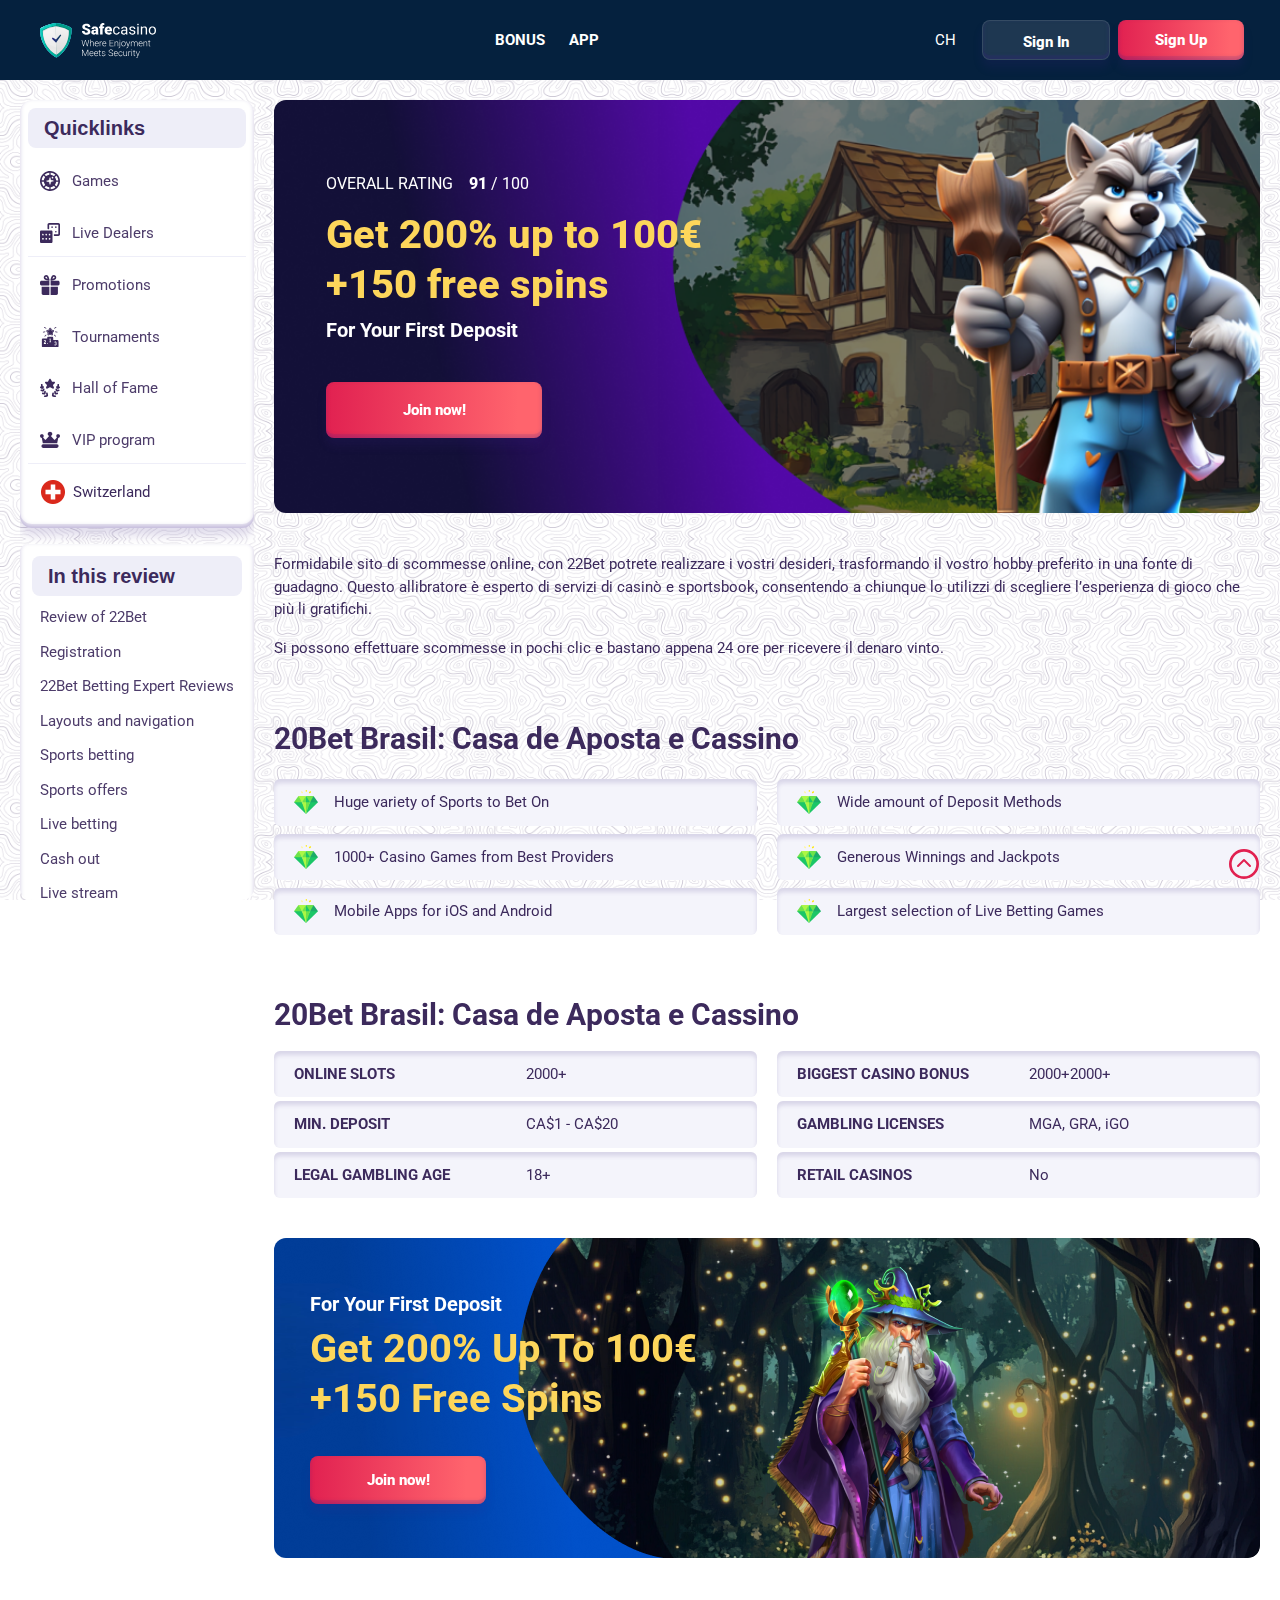
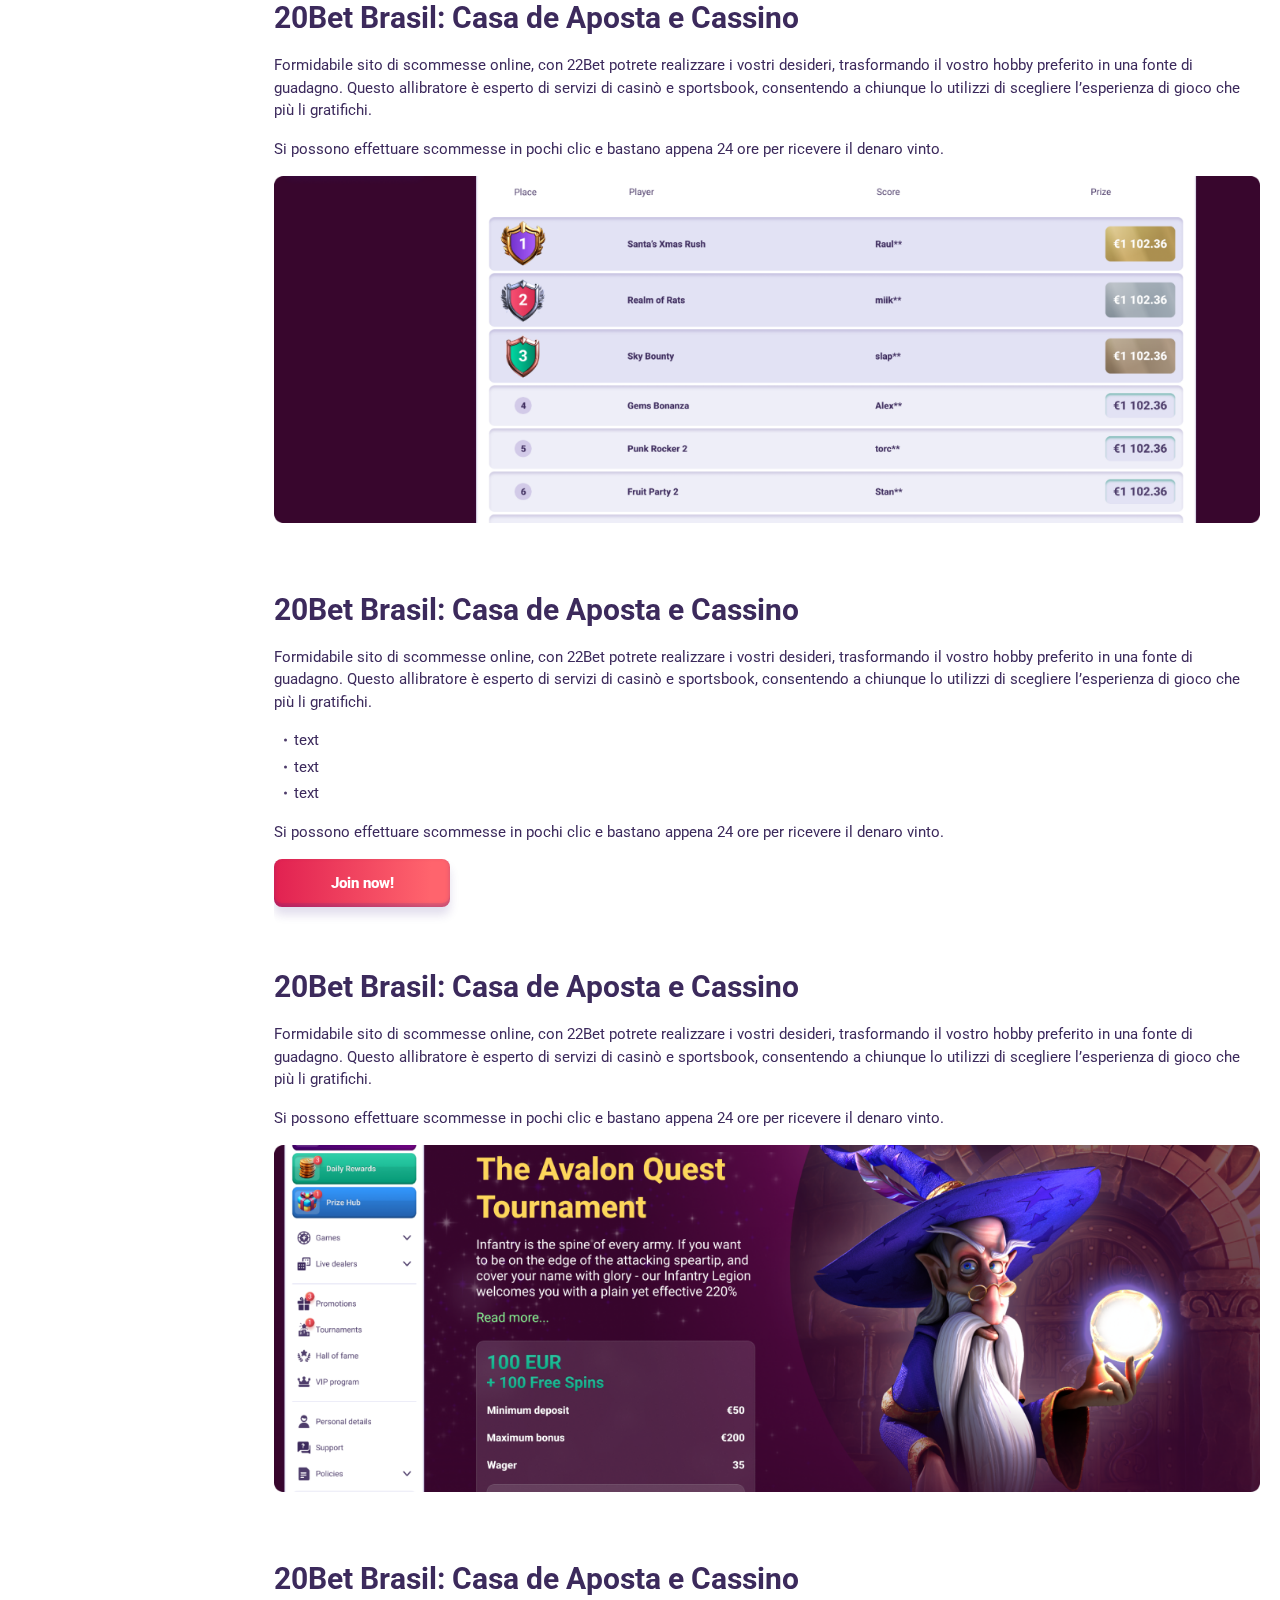
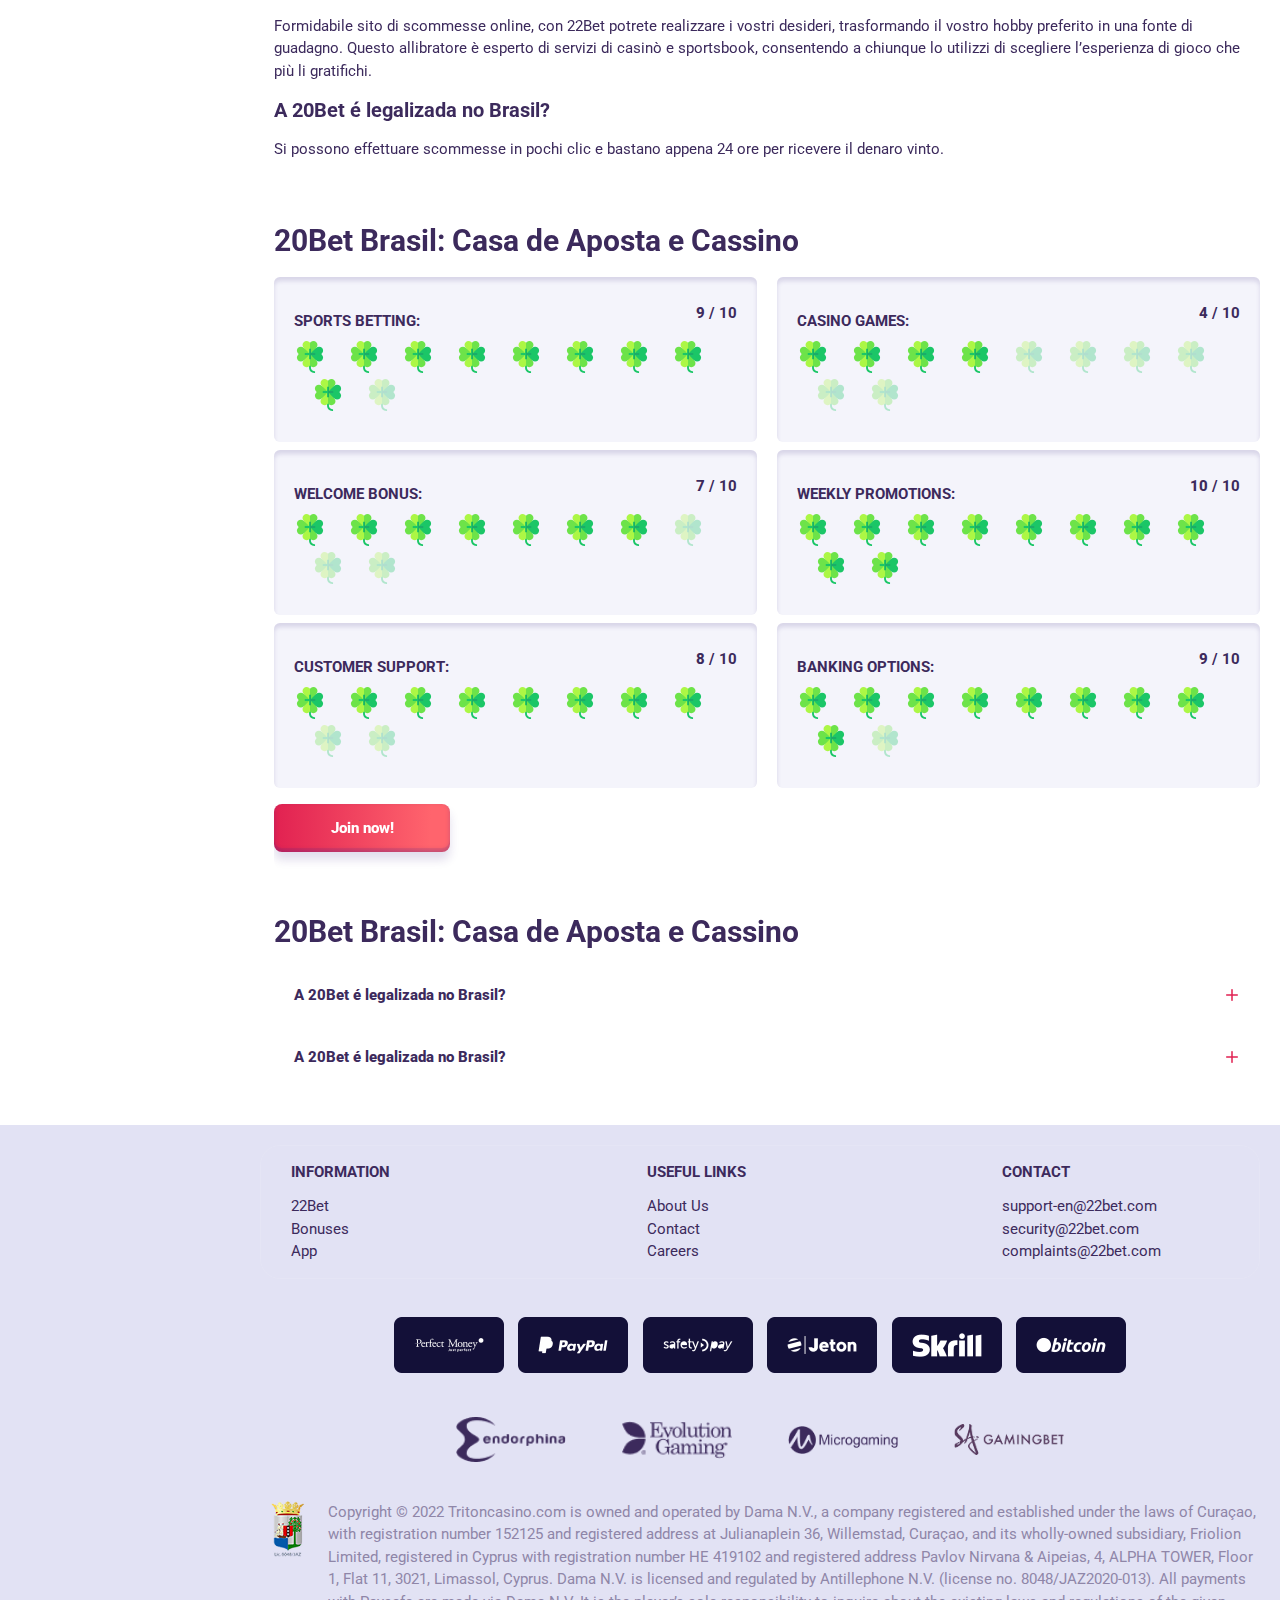
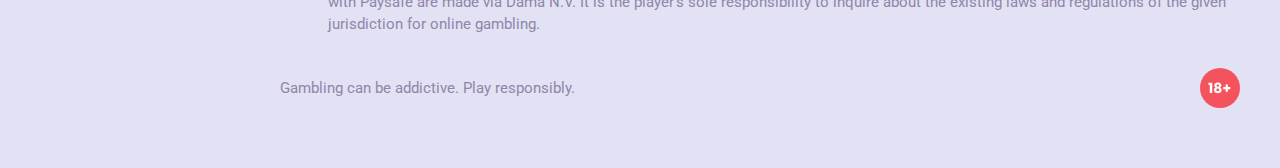
<file: index.html>
<!DOCTYPE html>
<html lang="ch">
  <head>
    <meta charset="UTF-8" />
    <meta name="viewport" content="width=device-width, initial-scale=1.0" />
    <title>Get 200% up to 100€
      +150 free spins</title>
    <meta
      name="description"
      content="A 20Bet apostas online é a novidade mais relevante no mercado de apostas do Brasil"
    />
    <meta property="og:site_name" content="Slotsgem Casino" />
    <meta
      property="og:title"
      content="Get 200% up to 100€
      +150 free spins"
    />
    <meta property="og:type" content="website" />
    <meta property="og:url" content="http://safecasino-ch.com/" />
    <meta property="og:image" content />
    <meta property="og:image:alt" content />
    <meta property="og:locale" content="ch" />
    <meta
      property="og:description"
      content="A 20Bet apostas online é a novidade mais relevante no mercado de apostas do Brasil"
    />
    <link rel="preconnect" href="https://fonts.googleapis.com" />
    <link rel="preconnect" href="https://fonts.gstatic.com" crossorigin />
    <link
      href="https://fonts.googleapis.com/css2?family=Poppins:wght@400;500;600;700;900&family=Roboto&family=Roboto+Condensed:ital,wght@0,100..900;1,100..900&display=swap"
      rel="stylesheet"
    />
    <link rel="stylesheet" href="./css/reset.css" />
    <link rel="stylesheet" href="./css/main.css" />
    <link rel="stylesheet" href="./css/media.css" />
    <link rel="icon" href="./images/favicon.png" type="image/x-icon" />
     <script src="https://code.jquery.com/jquery-3.6.1.min.js" integrity="sha256-o88AwQnZB+VDvE9tvIXrMQaPlFFSUTR+nldQm1LuPXQ=" crossorigin="anonymous"></script>
  </head>
  <body>
    <header class="header">
      <section class="content header__content">
        <a href="./index.html" class="logo header__logo"
          ><img src="./images/logo.svg" alt="logo" title=""
        /></a>
        <button class="header__btn-menu">
          <svg
            width="16px"
            height="16px"
            viewBox="0 0 16 16"
            xmlns="http://www.w3.org/2000/svg"
          >
            <rect y="0" width="16" height="3" rx="1.5"></rect>
            <rect y="6.5" width="16" height="3" rx="1.5"></rect>
            <rect y="13" width="16" height="3" rx="1.5"></rect>
          </svg>
        </button>
        <nav class="menu header__menu">
          <ul class="header__menu-list">
            <li><a href="./bonus.html">Bonus</a></li>
            <li><a href="./app.html">App</a></li>
          </ul>
          <div class="header__btn">
            <a
              href="#"
              class="header__button header__button-login header__btn-login"
              >Sign In
            </a>
            <a
              href="#"
              class="header__button header__button-signin header__btn-signin"
              >Sign Up</a
            >
          </div>
          <a class="sidebar__country sidebar__country-menu " href="#">
            <span><img src="./images/flag.png" alt="Sweden Flag" title /></span>
            <span>Switzerland</span>
          </a>
        </nav>
        <a class="header__country" href="#">
          <span>ch</span>
        </a>
        <a href="#" class="header__button header__button-login">Sign In </a>
        <a href="#" class="header__button header__button-signin">Sign Up</a>
        
      </section>
    </header>
 <main class="main">
        <aside class="sidebar-wrapper">
            <section class="content sidebar">
              <nav class="menu sidebar__menu">
                <button class="sidebar__nav-button">
                  Quicklinks
                </button>
                <ul>
                  <li >
                    <a href="#" ><img class="icon-default" src="./images/sidebar/games.svg" alt=" Games"  title/>
                      Games</a>
                    
                  </li>
                  <li >
                    <a href="#" ><img class="icon-default" src="./images/sidebar/live.svg" alt="Live Dealers"  title/>
                      
                     Live Dealers</a>
                  </li>
                  <li >
                    <a href="#" > <img class="icon-default" src="./images/sidebar/promotions.svg"  alt="Promotions"  title/>
                      
                      <span>Promotions</span></a>
                  </li> 
                  <li >
                    <a href="#" > <img class="icon-default" src="./images/sidebar/tournaments.svg"  alt="Promotions"  title/>
                      
                      <span>Tournaments</span></a>
                  </li>    
                 
                  <li >
                    <a href="#" ><img class="icon-default" src="./images/sidebar/hall.svg" alt="Hall of Fame" title>
                     
                      Hall of Fame</a>
                  </li>
                  <li >
                    <a href="" ><img class="icon-default" src="./images/sidebar/vip.svg" alt="vip" title/>
                      VIP program</a>
                  </li>
                  
                </ul>

                  <a class="sidebar__country" href="#">
          <span><img src="./images/flag.png" alt="Sweden Flag" title /></span>
          <span>Switzerland</span>
        </a>
              </nav>
    
              <div class="sidebar__navigation">
                <button class="sidebar__links-button">
                  In this review
                </button>
                <div class="sidebar__links">
                  <ul class="sidebar__links-list">
                      <li ><a  href="#" title>Review of 22Bet</a></li>
                      <li ><a  href="#" title>Registration</a></li>
                      <li ><a  href="#" title>22Bet Betting Expert Reviews</a></li>
                      <li ><a  href="#" title>Layouts and navigation</a></li>
                      <li ><a  href="#" title>Sports betting</a></li>
                      <li ><a  href="#" title>Sports offers</a></li>
                      <li ><a  href="#" title>Live betting</a></li>
                      <li ><a  href="#" title>Cash out</a></li>
                      <li ><a  href="#" title>Live stream</a></li>
                  </ul>
                </div>
              </div>
            </section>
          </aside>
    
          <section class="content__wrapper">
            <section class="content hero hero__content">
              <div class="background hero__background">
                <img src="./images/main/bg-main.png" alt="hero" title />
              </div>
    
              <div class="hero__data">
                <div
                  class="hero__rating"
                  itemscope
                  itemtype="http://schema.org/Game"
                >
                  <p>Overall Rating</p>
                  <meta itemprop="name" content="http://safecasino-ch.com/" />
                  <span
                    itemprop="aggregateRating"
                    itemscope
                    itemtype="http://schema.org/AggregateRating"
                  >
                    <span itemprop="ratingValue"> 91 </span>
                    <span> / </span>
                    <span itemprop="bestRating"> 100 </span>
                    <meta itemprop="reviewCount" content="100" />
                  </span>
                </div>
                <h1 class="title general hero__title">
                  Get 200% up to 100€
                  +150 free spins <strong>for your first deposit</strong>
                </h1>
                <a href="#" class="button hero__button">Join now!</a>
              </div>
            </section>
            <section class="content page-nav">
              <div class="page-nav-button sidebar__links-button">
                In this review
              </div>
              <ul class="page-nav-list sidebar__links-list">
               
                <li ><a  href="#" title>Review of 22Bet</a></li>
                <li ><a  href="#" title>Registration</a></li>
                <li ><a  href="#" title>22Bet Betting Expert Reviews</a></li>
                <li ><a  href="#" title>Layouts and navigation</a></li>
                <li ><a  href="#" title>Sports betting</a></li>
                <li ><a  href="#" title>Sports offers</a></li>
                <li ><a  href="#" title>Live betting</a></li>
                <li ><a  href="#" title>Cash out</a></li>
                <li ><a  href="#" title>Live stream</a></li>
              </ul>
            </section>
            <section class="content article ">
          
                <p >
                  Formidabile sito di scommesse online, con 22Bet potrete realizzare i
                  vostri desideri, trasformando il vostro hobby preferito in una fonte
                  di guadagno. Questo allibratore è esperto di servizi di casinò e
                  sportsbook, consentendo a chiunque lo utilizzi di scegliere
                  l’esperienza di gioco che più li gratifichi.
                </p>
            
                <p >
                  Si possono effettuare scommesse in pochi clic e bastano appena 24 ore
                  per ricevere il denaro vinto.
                </p>
              </section> 
              <section class="content features">
                <h2 class="title high features__title">20Bet Brasil: Casa de Aposta e Cassino</h2>
                  <div class="features__list">
                    <div class="features__info">
                    <ul >
                      <li class="features__item">
                              Huge variety of Sports to Bet On
                      </li>
                      <li>
                        1000+ Casino Games from Best Providers
                      </li>
                      <li>
                        Mobile Apps for iOS and Android
                      </li>
                    </ul>
                    </div>
                   <div class="features__info">
                    <ul >
                      <li>
                        Wide amount of Deposit Methods
                      </li>
                      <li>
                        Generous Winnings and Jackpots
                      </li>
                      <li>
                       Largest selection of Live Betting Games
                      </li>
                    </ul>
                   </div>
                  </div>
              </section>  
              <section class="content about">
                <h2 class="title high about__title">20Bet Brasil: Casa de Aposta e Cassino</h2>
                <table class="about__table">
                  <tbody class="about__group">
                    
                      <tr>
                      <td>Online slots</td>
                      <td>2000+</td>
                     </tr>
                     
                     <tr>
                      <td>Min. deposit</td>
                      <td>CA$1 - CA$20</td>
                     </tr>
                     <tr>
                      <td>Legal gambling age</td>
                      <td>18+</td>
                    </tr>
                    </div>
                  </tbody>
                  <tbody class="about__group">
                       
                      <tr>
                        <td>Biggest casino bonus</td>
                        <td>2000+2000+</td>
                       </tr>
                      <tr>
                        <td>Gambling licenses</td>
                        <td>MGA, GRA, iGO</td>
                      </tr>
                      <tr>
                        <td>Retail casinos</td>
                        <td>No</td>
                      </tr>
                    </div>
                  </tbody>
                </table>
              </section> 
         
              <section class="content banner">
                <div class="background banner__background">
                  
                  <img src="./images/main/banner-main.png" alt="banner" title />
                </div>
                <div class="banner__info">
                  <h2 class="title high banner__title-main">
                    for your first deposit
                    <strong> Get 200% up to 100€
                      +150 free spins </strong>
                  </h2>
                  <a href="#" class="button banner__button">Join now!</a>
                </div>
              </section>
              
             <section class=" content article">
                <h2 class="article__title high title">20Bet Brasil: Casa de Aposta e Cassino</h2>
                
                <p class="">
                  Formidabile sito di scommesse online, con 22Bet potrete realizzare i
                  vostri desideri, trasformando il vostro hobby preferito in una fonte
                  di guadagno. Questo allibratore è esperto di servizi di casinò e
                  sportsbook, consentendo a chiunque lo utilizzi di scegliere
                  l’esperienza di gioco che più li gratifichi.
                </p>
                
                <p >
                  Si possono effettuare scommesse in pochi clic e bastano appena 24 ore
                  per ricevere il denaro vinto.
                </p>
                <div class="images">
                  <img
                  src="./images/main/image1-main.png"
                  alt="images" title
                  class=""
                  
                />
                </div>
              </section>
              <section class=" content article ">
                <h2 class="article__title high title">20Bet Brasil: Casa de Aposta e Cassino</h2>
                <p >
                  Formidabile sito di scommesse online, con 22Bet potrete realizzare i
                  vostri desideri, trasformando il vostro hobby preferito in una fonte
                  di guadagno. Questo allibratore è esperto di servizi di casinò e
                  sportsbook, consentendo a chiunque lo utilizzi di scegliere
                  l’esperienza di gioco che più li gratifichi.
                </p>
                <ul>
                  <li >text</li>
                  <li >text</li>
                  <li >text</li>
                </ul>
                <p >
                  Si possono effettuare scommesse in pochi clic e bastano appena 24 ore
                  per ricevere il denaro vinto.
                </p>
                
                <a href="#" class="button  article__button">Join now!</a>
              </section>
              <section class=" content article">
                <h2 class="article__title high title">20Bet Brasil: Casa de Aposta e Cassino</h2>
               
                <p class="">
                  Formidabile sito di scommesse online, con 22Bet potrete realizzare i
                  vostri desideri, trasformando il vostro hobby preferito in una fonte
                  di guadagno. Questo allibratore è esperto di servizi di casinò e
                  sportsbook, consentendo a chiunque lo utilizzi di scegliere
                  l’esperienza di gioco che più li gratifichi.
                </p>
                <p >
                  Si possono effettuare scommesse in pochi clic e bastano appena 24 ore
                  per ricevere il denaro vinto.
                </p>
                <div class="images">
                  <img
                  src="./images/main/image2-main.png"
                  alt="images" title
                  class=""
                  
                />
                </div>
              </section>
              <section class=" content article ">
                <h2 class="article__title high title">20Bet Brasil: Casa de Aposta e Cassino</h2>
                <p >
                  Formidabile sito di scommesse online, con 22Bet potrete realizzare i
                  vostri desideri, trasformando il vostro hobby preferito in una fonte
                  di guadagno. Questo allibratore è esperto di servizi di casinò e
                  sportsbook, consentendo a chiunque lo utilizzi di scegliere
                  l’esperienza di gioco che più li gratifichi.
                </p>
                
                <h3>A 20Bet é legalizada no Brasil?</h3>
                
                <p >
                  Si possono effettuare scommesse in pochi clic e bastano appena 24 ore
                  per ricevere il denaro vinto.
                </p>
               
              </section>
             <section class="content ratings ">
                <h2 class="ratings__title title high">
                  20Bet Brasil: Casa de Aposta e Cassino
                </h2>
                
          <div class="ratings__content">
            <ul class="ratings__list">
              <li>
                <div  class="ratings__info">
                  <span class="ratings__data">
                    <span>9</span>
                    <span>/</span>
                    <span>10</span>
                  </span>
                 
                  <p>Sports betting:</p>
              
                </div>
                <div class="ratings__img">
                  <img src="./images/main/ratings-icon.svg" alt="ratings" title>
                  <img src="./images/main/ratings-icon.svg" alt="ratings" title>
                  <img src="./images/main/ratings-icon.svg" alt="ratings" title>
                  <img src="./images/main/ratings-icon.svg" alt="ratings" title>
                  <img src="./images/main/ratings-icon.svg" alt="ratings" title>
                  <img src="./images/main/ratings-icon.svg" alt="ratings" title>
                  <img src="./images/main/ratings-icon.svg" alt="ratings" title>
                  <img src="./images/main/ratings-icon.svg" alt="ratings" title>
                  <img src="./images/main/ratings-icon.svg" alt="ratings" title>
                  <img class="ratings-icon-grey" src="./images/main/ratings-icon-grey.svg" alt="ratings" title>
                  
                </div>
              </li>
              <li>
                <div class="ratings__info">
                  <span class="ratings__data">
                    <span>7</span>
                    <span>/</span>
                    <span>10</span>
                  </span>
                 
                  <p>Welcome Bonus:
                  </p>
                  
                </div>
                <div class="ratings__img">
                  <img src="./images/main/ratings-icon.svg" alt="ratings" title>
                  <img src="./images/main/ratings-icon.svg" alt="ratings" title>
                  <img src="./images/main/ratings-icon.svg" alt="ratings" title>
                  <img src="./images/main/ratings-icon.svg" alt="ratings" title>
                  <img src="./images/main/ratings-icon.svg" alt="ratings" title>
                <img src="./images/main/ratings-icon.svg" alt="ratings" title>
                <img src="./images/main/ratings-icon.svg" alt="ratings" title>
                  <img class="ratings-icon-grey" src="./images/main/ratings-icon-grey.svg" alt="ratings" title>
                  <img class="ratings-icon-grey" src="./images/main/ratings-icon-grey.svg" alt="ratings" title>
                  <img class="ratings-icon-grey" src="./images/main/ratings-icon-grey.svg" alt="ratings" title>
              
                </div>
              </li>
              <li>
                <div class="ratings__info">
                  <span class="ratings__data">
                    <span>8</span>
                    <span>/</span>
                    <span>10</span>
                  </span>
                  
                  <p>Customer support:</p>
                  
                </div>
                <div class="ratings__img">
                  <img src="./images/main/ratings-icon.svg" alt="ratings" title>
                  <img src="./images/main/ratings-icon.svg" alt="ratings" title>
                  <img src="./images/main/ratings-icon.svg" alt="ratings" title>
                  <img src="./images/main/ratings-icon.svg" alt="ratings" title>
                  <img src="./images/main/ratings-icon.svg" alt="ratings" title>
                  <img src="./images/main/ratings-icon.svg" alt="ratings" title>
                  <img src="./images/main/ratings-icon.svg" alt="ratings" title>
                  <img src="./images/main/ratings-icon.svg" alt="ratings" title>
                  <img class="ratings-icon-grey" src="./images/main/ratings-icon-grey.svg" alt="ratings" title>
                  <img class="ratings-icon-grey" src="./images/main/ratings-icon-grey.svg" alt="ratings" title>
                  
                </div>  
            </li>
            </ul>
            <ul class="ratings__list">
            <li>
              <div class="ratings__info">
                <span class="ratings__data">
                  <span>4</span>
                  <span>/</span>
                  <span>10</span>
                </span>
               
                <p>Casino games:</p>
                
              </div>
              <div class="ratings__img">
                <img src="./images/main/ratings-icon.svg" alt="ratings" title>
                <img src="./images/main/ratings-icon.svg" alt="ratings" title>
                <img src="./images/main/ratings-icon.svg" alt="ratings" title>
                <img src="./images/main/ratings-icon.svg" alt="ratings" title>
                <img class="ratings-icon-grey" src="./images/main/ratings-icon-grey.svg" alt="ratings" title>
                <img class="ratings-icon-grey" src="./images/main/ratings-icon-grey.svg" alt="ratings" title>
                <img class="ratings-icon-grey" src="./images/main/ratings-icon-grey.svg" alt="ratings" title>
                <img class="ratings-icon-grey" src="./images/main/ratings-icon-grey.svg" alt="ratings" title>
                <img class="ratings-icon-grey" src="./images/main/ratings-icon-grey.svg" alt="ratings" title>
                <img class="ratings-icon-grey" src="./images/main/ratings-icon-grey.svg" alt="ratings" title>
               
              </div>
             
            </li>
              <li>
                <div class="ratings__info">
                  <span class="ratings__data">
                    <span>10</span>
                    <span>/</span>
                    <span>10</span>
                  </span>
                 
                  <p>Weekly Promotions:
                    </p>
                  
                </div>
                <div class="ratings__img">
                  <img src="./images/main/ratings-icon.svg" alt="ratings" title>
                <img src="./images/main/ratings-icon.svg" alt="ratings" title>
                <img src="./images/main/ratings-icon.svg" alt="ratings" title>
                <img src="./images/main/ratings-icon.svg" alt="ratings" title>
                <img src="./images/main/ratings-icon.svg" alt="ratings" title>
                <img src="./images/main/ratings-icon.svg" alt="ratings" title>
                <img src="./images/main/ratings-icon.svg" alt="ratings" title>
                <img src="./images/main/ratings-icon.svg" alt="ratings" title>
                <img src="./images/main/ratings-icon.svg" alt="ratings" title>
                <img src="./images/main/ratings-icon.svg" alt="ratings" title>
                </div>  
              </li>
             

             
            <li>
              <div class="ratings__info">
                <span class="ratings__data">
                  <span>9</span>
                  <span>/</span>
                  <span>10</span>
                </span>
                 
                <p>Banking Options:</p>
                
              </div> 
              <div class="ratings__img">
                <img src="./images/main/ratings-icon.svg" alt="ratings" title>
                <img src="./images/main/ratings-icon.svg" alt="ratings" title>
                <img src="./images/main/ratings-icon.svg" alt="ratings" title>
                <img src="./images/main/ratings-icon.svg" alt="ratings" title>
                <img src="./images/main/ratings-icon.svg" alt="ratings" title>
                <img src="./images/main/ratings-icon.svg" alt="ratings" title>
                <img src="./images/main/ratings-icon.svg" alt="ratings" title>
                <img src="./images/main/ratings-icon.svg" alt="ratings" title>
                <img src="./images/main/ratings-icon.svg" alt="ratings" title>
                <img class="ratings-icon-grey" src="./images/main/ratings-icon-grey.svg" alt="ratings" title>
              </div>
            </li> 
          
            </ul>
           
          </div>
            
              <a href="#" class="button ratings__button">Join now!</a>
              </section>
               <section class="content faq ">
                <h2 class="title high faq__title ">20Bet Brasil: Casa de Aposta e Cassino</h2>
                <ul class="faq__list " itemscope itemtype="https://schema.org/FAQPage">
                  <li class="faq__item"  itemscope itemprop="mainEntity" itemtype="https://schema.org/Question">
                    <h3 class="title medium faq__subtitle js-button-expander"  itemprop="name">A 20Bet é legalizada no Brasil?
                     </h3>
                    <div  class="faq__answer js-expand-content" itemscope  itemprop="acceptedAnswer" itemtype="https://schema.org/Answer">
                      <p  itemprop="text">
                        O pacote especial para novos usuários da 20Bet paga 100% sobre o primeiro depósito, com limite de 600 BRL.
                      </p>
                    </div>
                  </li>
                  <li class="faq__item"  itemscope itemprop="mainEntity" itemtype="https://schema.org/Question">
                    <h3 class="title medium faq__subtitle js-button-expander"  itemprop="name">A 20Bet é legalizada no Brasil?</h3>
                    <div class="faq__answer js-expand-content" itemscope  itemprop="acceptedAnswer" itemtype="https://schema.org/Answer">
                      <p  itemprop="text">
                        O pacote especial para novos usuários da 20Bet paga 100% sobre o primeiro depósito, com limite de 600 BRL.
                      </p>
                    </div>
                  </li> 
                  
                  
                </ul>
              </section> 
              <div class=""  onclick="scrollToTop()">
                <button class="main__arrow" id="scrollToTopBtn"></button>
              </div> 
          </section>
    
    </main> 
    <footer class="footer">
      <section class="content footer__content">
        
        <ul class="footer__menu">
          <li>
            <div>Information</div>
            <ul class="footer__info">
              <li><a href="#">22Bet
              </a></li>
              <li><a href="#">Bonuses</a></li>
              <li><a href="#">App
              </a></li>
              
            
            </ul>
          </li>
          
          <li>
            <div>Useful Links</div>
            <ul class="footer__info">
              <li><a href="#">About Us</a></li>
              <li><a href="#">Contact</a></li>
              <li><a href="#">Careers</a></li>
            </ul>
          </li>
          <li>
            <div>Contact
            </div>
            <ul class="footer__info">
              <li><a href="mailto:support-en@22bet.com" >support-en@22bet.com</a></li>
              <li><a href="mailto:security@22bet.com">security@22bet.com</a></li>
              <li><a href="mailto:complaints@22bet.com">complaints@22bet.com</a></li>
            </ul>
          </li>
        </ul>
        <ul class="footer__cards">
          <li>
            <a href="#"><img src="./images/perfect.png" alt="cards" title /></a>
          </li>
          <li>
            <a href="#"><img src="./images/paypal.png" alt="cards" title /></a>
          </li>
          <li>
            <a href="#"
              ><img src="./images/safety.png" alt="cards" title
            /></a>
          </li>
          <li>
            <a href="#"><img src="./images/jeton.png" alt="cards" title /></a>
          </li>
          <li>
            <a href="#"><img src="./images/scrill.png" alt="cards" title /></a>
          </li>
          <li>
            <a href="#"><img src="./images/bitcoin.png" alt="cards" title /></a>
          </li>
          
        </ul>
        <ul class="footer__cards footer__cards-last">
          <li>
            <a href="#"><img src="./images/endorfina.png" alt="cards" title /></a>
          </li>
          <li>
            <a href="#"><img src="./images/evolution.png" alt="cards" title /></a>
          </li>
          <li>
            <a href="#"
              ><img src="./images/micro.png" alt="cards" title
            /></a>
          </li>
          <li>
            <a href="#"><img src="./images/gaming.png" alt="cards" title /></a>
          </li>
          
          
        </ul>
        <div class="footer__wrap">
          <img src="./images/footer-frame.png" alt="logo" title />
          <p>
            Copyright &copy; 2022 Tritoncasino.com is owned and operated by Dama N.V., a company registered and established under the laws of Curaçao, with registration number 152125 and registered address at Julianaplein 36, Willemstad, Curaçao, and its wholly-owned subsidiary, Friolion Limited, registered in Cyprus with registration number HE 419102 and registered address Pavlov Nirvana & Aipeias, 4, ALPHA TOWER, Floor 1, Flat 11, 3021, Limassol, Cyprus. Dama N.V. is licensed and regulated by Antillephone N.V. (license no. 8048/JAZ2020-013). All payments with Paysafe are made via Dama N.V. It is the player’s sole responsibility to inquire about the existing laws and regulations of the given jurisdiction for online gambling.
          </p>
        </div>
        <div class="footer__wrapp">
          
          <p>
            Gambling can be addictive. Play responsibly.
          </p>
          <img src="./images/age.svg" alt="age" title />
        </div>
      </section>
    </footer>
    <script src="./js/sidebar.js" defer></script>
    <script src="./js/arrowUp.js" defer></script>
    <script src="./js/expander.js" defer></script>
    <script src="./js/mobile-menu.js" defer></script>
  </body>
</html>
</file>
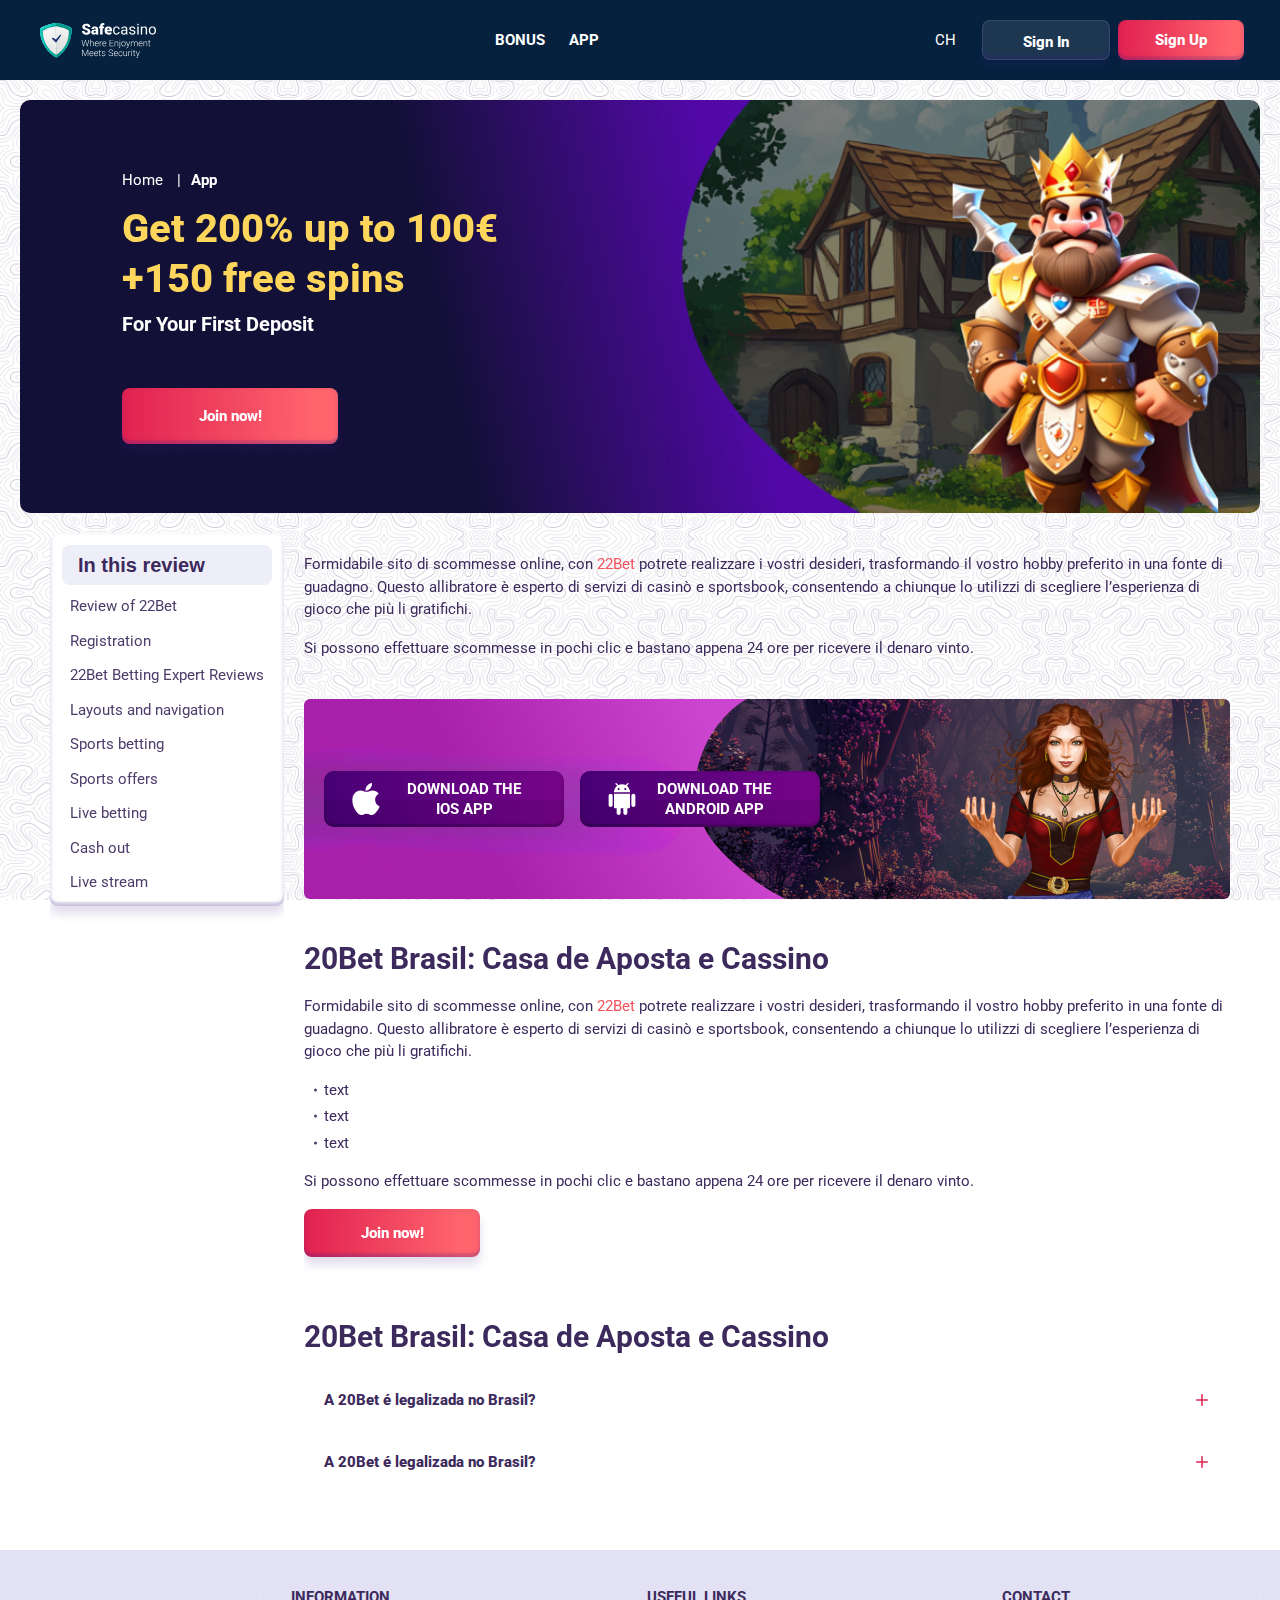
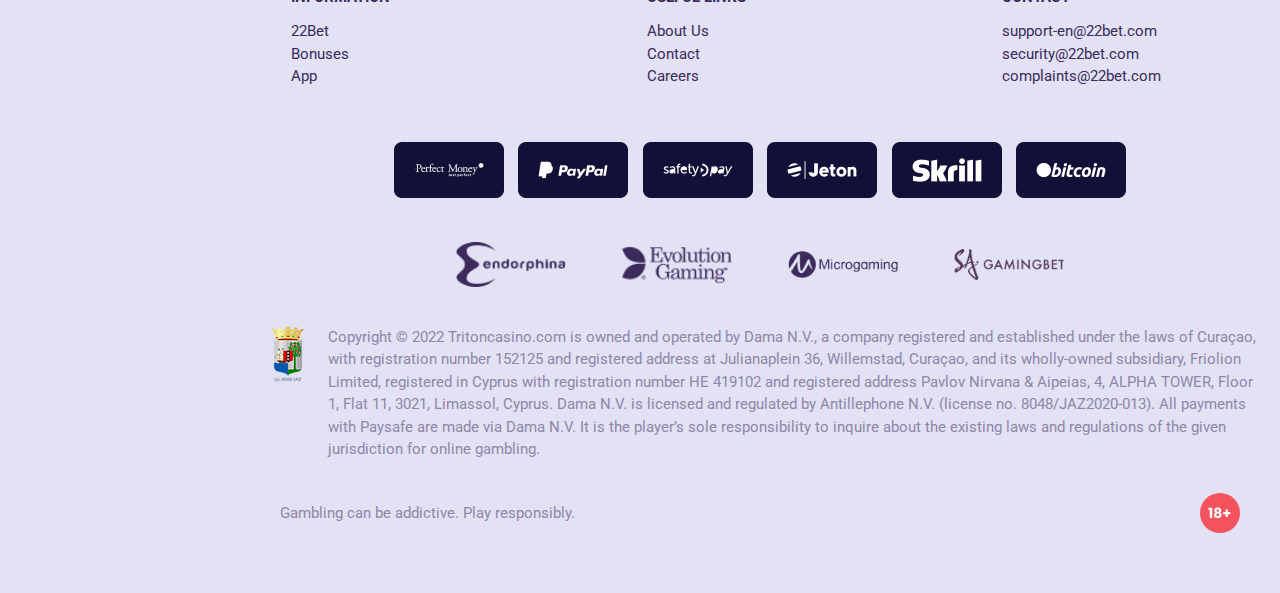
<file: app.html>
<!DOCTYPE html>
<html lang="ch">
  <head>
    <meta charset="UTF-8" />
    <meta name="viewport" content="width=device-width, initial-scale=1.0" />
    <title>Get 200% up to 100€
      +150 free spins</title>
    <meta
      name="description"
      content="A 20Bet apostas online é a novidade mais relevante no mercado de apostas do Brasil"
    />
    <meta property="og:site_name" content="Slotsgem Casino" />
    <meta
      property="og:title"
      content="Get 200% up to 100€
      +150 free spins"
    />
    <meta property="og:type" content="website" />
    <meta property="og:url" content="http://safecasino-ch.com/" />
    <meta property="og:image" content />
    <meta property="og:image:alt" content />
    <meta property="og:locale" content="ch" />
    <meta
      property="og:description"
      content="A 20Bet apostas online é a novidade mais relevante no mercado de apostas do Brasil."
    />
    <link rel="preconnect" href="https://fonts.googleapis.com" />
    <link rel="preconnect" href="https://fonts.gstatic.com" crossorigin />
    <link
      href="https://fonts.googleapis.com/css2?family=Poppins:wght@400;500;600;700;900&family=Roboto&family=Roboto+Condensed:ital,wght@0,100..900;1,100..900&display=swap"
      rel="stylesheet"
    />
    <link rel="stylesheet" href="./css/reset.css" />
    <link rel="stylesheet" href="./css/main.css" />
    <link rel="stylesheet" href="./css/media.css" />
    <link rel="icon" href="./images/favicon.png" type="image/x-icon" />
    <script
      src="https://code.jquery.com/jquery-3.6.1.min.js"
      integrity="sha256-o88AwQnZB+VDvE9tvIXrMQaPlFFSUTR+nldQm1LuPXQ="
      crossorigin="anonymous"
    ></script>
  </head>
  <body>
    <header class="header">
      <section class="content header__content">
        <a href="./index.html" class="logo header__logo"
          ><img src="./images/logo.svg" alt="logo" title=""
        /></a>
        <button class="header__btn-menu">
          <svg
            width="16px"
            height="16px"
            viewBox="0 0 16 16"
            xmlns="http://www.w3.org/2000/svg"
          >
            <rect y="0" width="16" height="3" rx="1.5"></rect>
            <rect y="6.5" width="16" height="3" rx="1.5"></rect>
            <rect y="13" width="16" height="3" rx="1.5"></rect>
          </svg>
        </button>
        <nav class="menu header__menu">
          <ul class="header__menu-list">
            <li><a href="./bonus.html">Bonus</a></li>
            <li><a href="./app.html">App</a></li>
          </ul>
          <div class="header__btn">
            <a
              href="#"
              class="header__button header__button-login header__btn-login"
              >Sign In
            </a>
            <a
              href="#"
              class="header__button header__button-signin header__btn-signin"
              >Sign Up</a
            >
          </div>
          <a class="sidebar__country sidebar__country-menu " href="#">
            <span><img src="./images/flag.png" alt="Sweden Flag" title /></span>
            <span>Switzerland</span>
          </a>
        </nav>
        <a class="header__country" href="#">
          <span>ch</span>
        </a>
        <a href="#" class="header__button header__button-login">Sign In </a>
        <a href="#" class="header__button header__button-signin">Sign Up</a>

        
      </section>
    </header>
    <main class="main main-page">
      <section class=" hero hero__app hero__page">
        <div class="background hero__background">
          <img src="./images/app/bg-app.png" alt="hero" title />
        </div>

        <div class="hero__data hero__data-app">
          <ul
            class="breadcrumbs"
            itemscope
            itemtype="https://schema.org/BreadcrumbList"
          >
            <li
              itemprop="itemListElement"
              itemscope
              itemtype="https://schema.org/ListItem"
            >
              <a href="#" itemprop="item">
                <span itemprop="name">Home</span></a
              >
              <meta itemprop="position" content="1" />
            </li>
            <li
              itemprop="itemListElement"
              itemscope
              itemtype="https://schema.org/ListItem"
            >
              <a href="#" itemprop="item"> <span itemprop="name">App</span></a>
              <meta itemprop="position" content="2" />
            </li>
          </ul>
          <h1 class="title general hero__title">
            Get 200% up to 100€
            +150 free spins <strong>for your first deposit</strong>
          </h1>
          
          <a href="#" class="button hero__button hero__button-app">Join now!</a>
        </div>
      </section>
      <section class="main__wrap main__wrap-page">
      <aside class="sidebar-wrapper">
        <section class="content sidebar">
         
          <div class="sidebar__navigation">
          <button class="sidebar__links-button">In this review</button>
          <div class="sidebar__links">
            <ul class="sidebar__links-list">
              <li><a href="#" title>Review of 22Bet</a></li>
              <li><a href="#" title>Registration</a></li>
              <li><a href="#" title>22Bet Betting Expert Reviews</a></li>
              <li><a href="#" title>Layouts and navigation</a></li>
              <li><a href="#" title>Sports betting</a></li>
              <li><a href="#" title>Sports offers</a></li>
              <li><a href="#" title>Live betting</a></li>
              <li><a href="#" title>Cash out</a></li>
              <li><a href="#" title>Live stream</a></li>
            </ul>
          </div>
          </div>
        </section>
      </aside>

      <section class="content__wrapper">
       
        <section class="content page-nav">
          <div class="page-nav-button sidebar__links-button">In this review</div>
          <ul class="page-nav-list sidebar__links-list">
            <li><a href="#" title>Review of 22Bet</a></li>
            <li><a href="#" title>Registration</a></li>
            <li><a href="#" title>22Bet Betting Expert Reviews</a></li>
            <li><a href="#" title>Layouts and navigation</a></li>
            <li><a href="#" title>Sports betting</a></li>
            <li><a href="#" title>Sports offers</a></li>
            <li><a href="#" title>Live betting</a></li>
            <li><a href="#" title>Cash out</a></li>
            <li><a href="#" title>Live stream</a></li>
          </ul>
        </section>
        <section class="content article">
        
          <p>
            Formidabile sito di scommesse online, con
            <a href="#" class="article__link">22Bet</a> potrete realizzare i vostri desideri, trasformando il vostro hobby preferito in una fonte di guadagno. Questo allibratore è esperto di servizi di casinò e sportsbook, consentendo a chiunque lo utilizzi di scegliere l’esperienza di gioco che più li gratifichi.
          </p>
          <p>Si possono effettuare scommesse in pochi clic e bastano appena 24 ore per ricevere il denaro vinto.</p>
        </section>
        <section class="content  banner__app">
          <div class="background banner__background-app">
            <img class="background-app" src="./images/app/banner-app.png" alt="banner" title />
          </div>
          <div class="banner__content banner__content-app">
           
                <a href="#" class="banner__btn banner__btn-android"
                >  DOWNLOAD
                THE IOS APP
                </span></a>
                
              
              <a href="#" class="banner__btn banner__btn-app">
                DOWNLOAD THE android APP</a>
            </div>
        
        </section>
        <section class="content article">
          <h2 class="article__title high title">
            20Bet Brasil: Casa de Aposta e Cassino
          </h2>
          <p>
            Formidabile sito di scommesse online, con <a href="#" class="article__link">22Bet</a> potrete realizzare i vostri desideri, trasformando il vostro hobby preferito in una fonte di guadagno. Questo allibratore è esperto di servizi di casinò e sportsbook, consentendo a chiunque lo utilizzi di scegliere l’esperienza di gioco che più li gratifichi.
          </p>
          
          <ul >
            <li >text</li>
                  <li >text</li>
                  <li >text</li>
          </ul>
          <p>Si possono effettuare scommesse in pochi clic e bastano appena 24 ore per ricevere il denaro vinto.</p>
          
          <a href="#" class="button article__button">Join now!</a>
        </section>
        <section class="content faq">
          <h2 class="title high faq__title">20Bet Brasil: Casa de Aposta e Cassino</h2>
          <ul class="faq__list " itemscope itemtype="https://schema.org/FAQPage">
            <li class="faq__item"  itemscope itemprop="mainEntity" itemtype="https://schema.org/Question">
              <h3 class="title medium faq__subtitle js-button-expander"  itemprop="name">A 20Bet é legalizada no Brasil?
               </h3>
              <div  class="faq__answer js-expand-content" itemscope  itemprop="acceptedAnswer" itemtype="https://schema.org/Answer">
                <p  itemprop="text">
                  O pacote especial para novos usuários da 20Bet paga 100% sobre o primeiro depósito, com limite de 600 BRL.
                </p>
              </div>
            </li>
            <li class="faq__item"  itemscope itemprop="mainEntity" itemtype="https://schema.org/Question">
              <h3 class="title medium faq__subtitle js-button-expander"  itemprop="name">A 20Bet é legalizada no Brasil?</h3>
              <div class="faq__answer js-expand-content" itemscope  itemprop="acceptedAnswer" itemtype="https://schema.org/Answer">
                <p  itemprop="text">
                  O pacote especial para novos usuários da 20Bet paga 100% sobre o primeiro depósito, com limite de 600 BRL.
                </p>
              </div>
            </li> 
            
            
          </ul>
        </section>
      </section>
      </section>
    </main>
    <footer class="footer">
      <section class="content footer__content">
        
        <ul class="footer__menu">
          <li>
            <div>Information</div>
            <ul class="footer__info">
              <li><a href="#">22Bet
              </a></li>
              <li><a href="#">Bonuses</a></li>
              <li><a href="#">App
              </a></li>
              
            
            </ul>
          </li>
          
          <li>
            <div>Useful Links</div>
            <ul class="footer__info">
              <li><a href="#">About Us</a></li>
              <li><a href="#">Contact</a></li>
              <li><a href="#">Careers</a></li>
            </ul>
          </li>
          <li>
            <div>Contact
            </div>
            <ul class="footer__info">
              <li><a href="mailto:support-en@22bet.com" >support-en@22bet.com</a></li>
              <li><a href="mailto:security@22bet.com">security@22bet.com</a></li>
              <li><a href="mailto:complaints@22bet.com">complaints@22bet.com</a></li>
            </ul>
          </li>
        </ul>
        <ul class="footer__cards">
          <li>
            <a href="#"><img src="./images/perfect.png" alt="cards" title /></a>
          </li>
          <li>
            <a href="#"><img src="./images/paypal.png" alt="cards" title /></a>
          </li>
          <li>
            <a href="#"
              ><img src="./images/safety.png" alt="cards" title
            /></a>
          </li>
          <li>
            <a href="#"><img src="./images/jeton.png" alt="cards" title /></a>
          </li>
          <li>
            <a href="#"><img src="./images/scrill.png" alt="cards" title /></a>
          </li>
          <li>
            <a href="#"><img src="./images/bitcoin.png" alt="cards" title /></a>
          </li>
          
        </ul>
        <ul class="footer__cards footer__cards-last">
          <li>
            <a href="#"><img src="./images/endorfina.png" alt="cards" title /></a>
          </li>
          <li>
            <a href="#"><img src="./images/evolution.png" alt="cards" title /></a>
          </li>
          <li>
            <a href="#"
              ><img src="./images/micro.png" alt="cards" title
            /></a>
          </li>
          <li>
            <a href="#"><img src="./images/gaming.png" alt="cards" title /></a>
          </li>
          
          
        </ul>
        <div class="footer__wrap">
          <img src="./images/footer-frame.png" alt="logo" title />
          <p>
            Copyright &copy; 2022 Tritoncasino.com is owned and operated by Dama N.V., a company registered and established under the laws of Curaçao, with registration number 152125 and registered address at Julianaplein 36, Willemstad, Curaçao, and its wholly-owned subsidiary, Friolion Limited, registered in Cyprus with registration number HE 419102 and registered address Pavlov Nirvana & Aipeias, 4, ALPHA TOWER, Floor 1, Flat 11, 3021, Limassol, Cyprus. Dama N.V. is licensed and regulated by Antillephone N.V. (license no. 8048/JAZ2020-013). All payments with Paysafe are made via Dama N.V. It is the player’s sole responsibility to inquire about the existing laws and regulations of the given jurisdiction for online gambling.
          </p>
        </div>
        <div class="footer__wrapp">
          
          <p>
            Gambling can be addictive. Play responsibly.
          </p>
          <img src="./images/age.svg" alt="age" title />
        </div>
      </section>
    </footer>
    <script src="./js/sidebar.js" defer></script>
    <script src="./js/expander.js" defer></script>
    <script src="./js/mobile-menu.js" defer></script>
  </body>
</html>
</file>
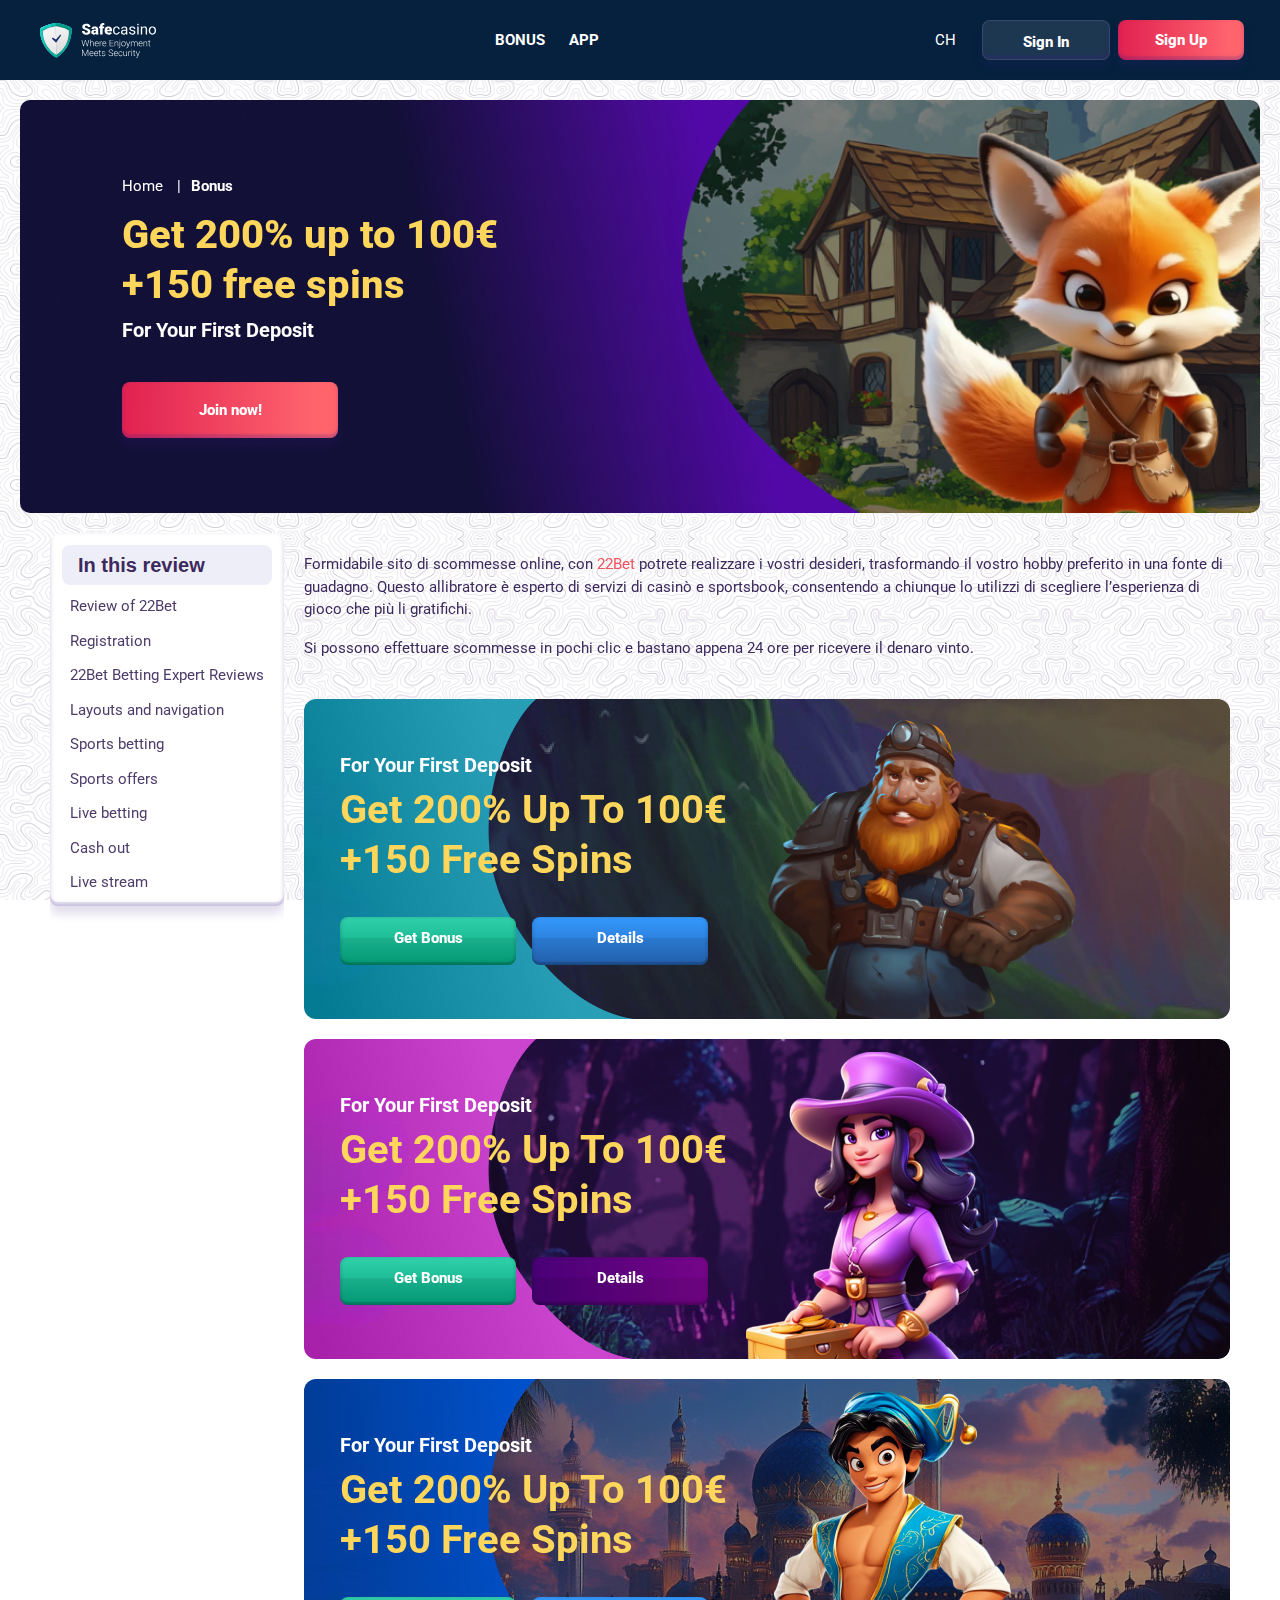
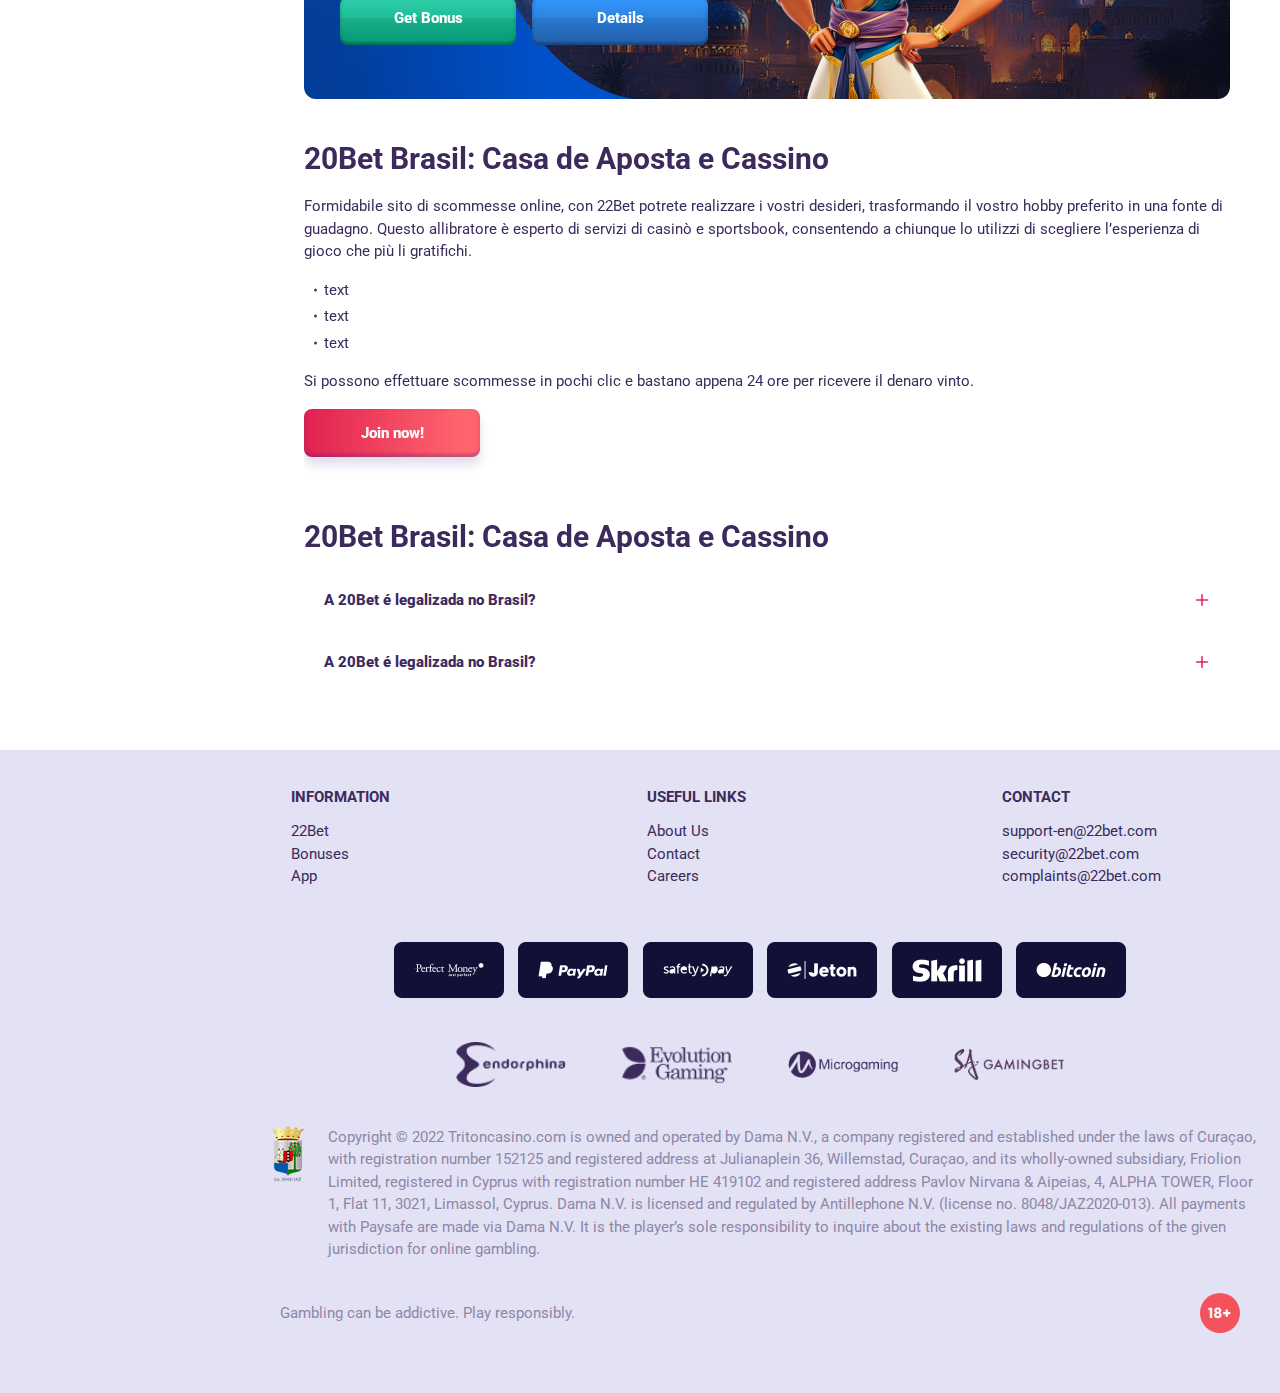
<file: bonus.html>
<!DOCTYPE html>
<html lang="ch">
  <head>
    <meta charset="UTF-8" />
    <meta name="viewport" content="width=device-width, initial-scale=1.0" />
    <title>Get 200% up to 100€
      +150 free spins</title>
    <meta
      name="description"
      content="A 20Bet apostas online é a novidade mais relevante no mercado de apostas do Brasil"
    />
    <meta property="og:site_name" content="Slotsgem Casino" />
    <meta
      property="og:title"
      content="Get 200% up to 100€
      +150 free spins"
    />
    <meta property="og:type" content="website" />
    <meta property="og:url" content="http://safecasino-ch.com/" />
    <meta property="og:image" content />
    <meta property="og:image:alt" content />
    <meta property="og:locale" content="ch" />
    <meta
      property="og:description"
      content="A 20Bet apostas online é a novidade mais relevante no mercado de apostas do Brasil"
    />
    <link rel="preconnect" href="https://fonts.googleapis.com" />
    <link rel="preconnect" href="https://fonts.gstatic.com" crossorigin />
    <link
      href="https://fonts.googleapis.com/css2?family=Poppins:wght@400;500;600;700;900&family=Roboto&family=Roboto+Condensed:ital,wght@0,100..900;1,100..900&display=swap"
      rel="stylesheet"
    />
    <link rel="stylesheet" href="./css/reset.css" />
    <link rel="stylesheet" href="./css/main.css" />
    <link rel="stylesheet" href="./css/media.css" />
    <link rel="icon" href="./images/favicon.png" type="image/x-icon" />
    <script
      src="https://code.jquery.com/jquery-3.6.1.min.js"
      integrity="sha256-o88AwQnZB+VDvE9tvIXrMQaPlFFSUTR+nldQm1LuPXQ="
      crossorigin="anonymous"
    ></script>
  </head>
  <body>
    <header class="header">
      <section class="content header__content">
        <a href="./index.html" class="logo header__logo"
          ><img src="./images/logo.svg" alt="logo" title=""
        /></a>
        <button class="header__btn-menu">
          <svg
            width="16px"
            height="16px"
            viewBox="0 0 16 16"
            xmlns="http://www.w3.org/2000/svg"
          >
            <rect y="0" width="16" height="3" rx="1.5"></rect>
            <rect y="6.5" width="16" height="3" rx="1.5"></rect>
            <rect y="13" width="16" height="3" rx="1.5"></rect>
          </svg>
        </button>
        <nav class="menu header__menu">
          <ul class="header__menu-list">
            <li><a href="./bonus.html">Bonus</a></li>
            <li><a href="./app.html">App</a></li>
          </ul>
          <div class="header__btn">
            <a
              href="#"
              class="header__button header__button-login header__btn-login"
              >Sign In
            </a>
            <a
              href="#"
              class="header__button header__button-signin header__btn-signin"
              >Sign Up</a
            >
          </div>
          <a class="sidebar__country sidebar__country-menu " href="#">
            <span><img src="./images/flag.png" alt="Sweden Flag" title /></span>
            <span>Switzerland</span>
          </a>
        </nav>
        <a class="header__country" href="#">
          <span>ch</span>
        </a>
        <a href="#" class="header__button header__button-login">Sign In </a>
        <a href="#" class="header__button header__button-signin">Sign Up</a>

       
      </section>
    </header>
    <main class="main main-page">
      <section class=" hero hero__bonus hero__page">
        <div class="background hero__background hero__background-page" >
          <img src="./images/bonus/bg-bonus.png" alt="hero" title />
        </div>

        <div class="hero__data hero__data-bonus">
          <ul
            class="breadcrumbs"
            itemscope
            itemtype="https://schema.org/BreadcrumbList"
          >
            <li
              itemprop="itemListElement"
              itemscope
              itemtype="https://schema.org/ListItem"
            >
              <a href="#" itemprop="item">
                <span itemprop="name">Home</span></a
              >
              <meta itemprop="position" content="1" />
            </li>
            <li
              itemprop="itemListElement"
              itemscope
              itemtype="https://schema.org/ListItem"
            >
              <a href="#" itemprop="item"> <span itemprop="name">Bonus</span></a>
              <meta itemprop="position" content="2" />
            </li>
          </ul>
          <h1 class="title general hero__title">
            Get 200% up to 100€
            +150 free spins <strong>for your first deposit</strong>
          </h1>
          
          <a href="#" class="button hero__button hero__button-bonus">Join now!</a>
        </div>
      </section>
      <section class="main__wrap main__wrap-page">
      <aside class="sidebar-wrapper">
        <section class="content sidebar">
          
          <div class="sidebar__navigation">
          <button class="sidebar__links-button">In this review</button>
          <div class="sidebar__links">
            <ul class="sidebar__links-list">
              <li><a href="#" title>Review of 22Bet</a></li>
              <li><a href="#" title>Registration</a></li>
              <li><a href="#" title>22Bet Betting Expert Reviews</a></li>
              <li><a href="#" title>Layouts and navigation</a></li>
              <li><a href="#" title>Sports betting</a></li>
              <li><a href="#" title>Sports offers</a></li>
              <li><a href="#" title>Live betting</a></li>
              <li><a href="#" title>Cash out</a></li>
              <li><a href="#" title>Live stream</a></li>
            </ul>
          </div>
        </div>
        </section>
      </aside>

      <section class="content__wrapper">
        
        <section class="content page-nav">
          <div class="page-nav-button sidebar__links-button">In this review</div>
          <ul class="page-nav-list sidebar__links-list">
            <li><a href="#" title>Review of 22Bet</a></li>
            <li><a href="#" title>Registration</a></li>
            <li><a href="#" title>22Bet Betting Expert Reviews</a></li>
            <li><a href="#" title>Layouts and navigation</a></li>
            <li><a href="#" title>Sports betting</a></li>
            <li><a href="#" title>Sports offers</a></li>
            <li><a href="#" title>Live betting</a></li>
            <li><a href="#" title>Cash out</a></li>
            <li><a href="#" title>Live stream</a></li>
          </ul>
        </section>
        <section class="content article">
         
          <p>
            Formidabile sito di scommesse online, con
            <a href="#" class="article__link">22Bet</a> potrete realizzare i vostri desideri, trasformando il vostro hobby preferito in una fonte di guadagno. Questo allibratore è esperto di servizi di casinò e sportsbook, consentendo a chiunque lo utilizzi di scegliere l’esperienza di gioco che più li gratifichi.
          </p>
          <p>Si possono effettuare scommesse in pochi clic e bastano appena 24 ore per ricevere il denaro vinto.</p>
        </section>

        <section class="content banner banner-bonus">
          <div class="background banner__background banner__background-bonus">
            
            <img src="./images/bonus/banner-bonus1.png" alt="banner" title />
          </div>
          <div class="banner__info">
            <h2 class="title high banner__title-main banner__title-bonus">
              for your first deposit
              <strong> Get 200% up to 100€
                +150 free spins </strong>
            </h2>
            <div class="bonuses__buttons">
              <a href="#" class="button bonuses__button">Get Bonus</a>
              <a href="#" class="button bonuses__button bonuses__button-last ">Details</a>
           </div>
          </div>
        </section>
        <section class="content banner banner-bonus">
          <div class="background banner__background banner__background-bonus">
            
            <img src="./images/bonus/banner-bonus2.png" alt="banner" title />
          </div>
          <div class="banner__info">
            <h2 class="title high banner__title-main banner__title-bonus">
              for your first deposit
              <strong> Get 200% up to 100€
                +150 free spins </strong>
            </h2>
            <div class="bonuses__buttons">
              <a href="#" class="button bonuses__button">Get Bonus</a>
              <a href="#" class="button bonuses__button ">Details</a>
           </div>
          </div>
        </section>
        <section class="content banner banner-bonus">
          <div class="background banner__background banner__background-bonus">
            
            <img src="./images/bonus/banner-bonus3.png" alt="banner" title />
          </div>
          <div class="banner__info">
            <h2 class="title high banner__title-main banner__title-bonus">
              for your first deposit
              <strong> Get 200% up to 100€
                +150 free spins </strong>
            </h2>
            <div class="bonuses__buttons">
              <a href="#" class="button bonuses__button">Get Bonus</a>
              <a href="#" class="button bonuses__button bonuses__button-last">Details</a>
           </div>
          </div>
        </section>
       
        <section class="content article">
          <h2 class="article__title high title">
            20Bet Brasil: Casa de Aposta e Cassino
          </h2>
          <p>
            Formidabile sito di scommesse online, con 22Bet potrete realizzare i vostri desideri, trasformando il vostro hobby preferito in una fonte di guadagno. Questo allibratore è esperto di servizi di casinò e sportsbook, consentendo a chiunque lo utilizzi di scegliere l’esperienza di gioco che più li gratifichi.
          </p>
          
          <ul >
            <li >text</li>
                  <li >text</li>
                  <li >text</li>
          </ul>
          <p>Si possono effettuare scommesse in pochi clic e bastano appena 24 ore per ricevere il denaro vinto.</p>
         
          <a href="#" class="button article__button article__button-page ">Join now!</a>
        </section>
        <section class="content faq">
          <h2 class="title high faq__title">20Bet Brasil: Casa de Aposta e Cassino</h2>
          <ul class="faq__list " itemscope itemtype="https://schema.org/FAQPage">
            <li class="faq__item"  itemscope itemprop="mainEntity" itemtype="https://schema.org/Question">
              <h3 class="title medium faq__subtitle js-button-expander"  itemprop="name">A 20Bet é legalizada no Brasil?
               </h3>
              <div  class="faq__answer js-expand-content" itemscope  itemprop="acceptedAnswer" itemtype="https://schema.org/Answer">
                <p  itemprop="text">
                  O pacote especial para novos usuários da 20Bet paga 100% sobre o primeiro depósito, com limite de 600 BRL.
                </p>
              </div>
            </li>
            <li class="faq__item"  itemscope itemprop="mainEntity" itemtype="https://schema.org/Question">
              <h3 class="title medium faq__subtitle js-button-expander"  itemprop="name">A 20Bet é legalizada no Brasil?</h3>
              <div class="faq__answer js-expand-content" itemscope  itemprop="acceptedAnswer" itemtype="https://schema.org/Answer">
                <p  itemprop="text">
                  O pacote especial para novos usuários da 20Bet paga 100% sobre o primeiro depósito, com limite de 600 BRL.
                </p>
              </div>
            </li> 
            
            
          </ul>
        </section>
      </section>
    </section>
    </main>
    <footer class="footer">
      <section class="content footer__content">
        
        <ul class="footer__menu">
          <li>
            <div>Information</div>
            <ul class="footer__info">
              <li><a href="#">22Bet
              </a></li>
              <li><a href="#">Bonuses</a></li>
              <li><a href="#">App
              </a></li>
              
            
            </ul>
          </li>
          
          <li>
            <div>Useful Links</div>
            <ul class="footer__info">
              <li><a href="#">About Us</a></li>
              <li><a href="#">Contact</a></li>
              <li><a href="#">Careers</a></li>
            </ul>
          </li>
          <li>
            <div>Contact
            </div>
            <ul class="footer__info">
              <li><a href="mailto:support-en@22bet.com" >support-en@22bet.com</a></li>
              <li><a href="mailto:security@22bet.com">security@22bet.com</a></li>
              <li><a href="mailto:complaints@22bet.com">complaints@22bet.com</a></li>
            </ul>
          </li>
        </ul>
        <ul class="footer__cards">
          <li>
            <a href="#"><img src="./images/perfect.png" alt="cards" title /></a>
          </li>
          <li>
            <a href="#"><img src="./images/paypal.png" alt="cards" title /></a>
          </li>
          <li>
            <a href="#"
              ><img src="./images/safety.png" alt="cards" title
            /></a>
          </li>
          <li>
            <a href="#"><img src="./images/jeton.png" alt="cards" title /></a>
          </li>
          <li>
            <a href="#"><img src="./images/scrill.png" alt="cards" title /></a>
          </li>
          <li>
            <a href="#"><img src="./images/bitcoin.png" alt="cards" title /></a>
          </li>
          
        </ul>
        <ul class="footer__cards footer__cards-last">
          <li>
            <a href="#"><img src="./images/endorfina.png" alt="cards" title /></a>
          </li>
          <li>
            <a href="#"><img src="./images/evolution.png" alt="cards" title /></a>
          </li>
          <li>
            <a href="#"
              ><img src="./images/micro.png" alt="cards" title
            /></a>
          </li>
          <li>
            <a href="#"><img src="./images/gaming.png" alt="cards" title /></a>
          </li>
          
          
        </ul>
        <div class="footer__wrap">
          <img src="./images/footer-frame.png" alt="logo" title />
          <p>
            Copyright &copy; 2022 Tritoncasino.com is owned and operated by Dama N.V., a company registered and established under the laws of Curaçao, with registration number 152125 and registered address at Julianaplein 36, Willemstad, Curaçao, and its wholly-owned subsidiary, Friolion Limited, registered in Cyprus with registration number HE 419102 and registered address Pavlov Nirvana & Aipeias, 4, ALPHA TOWER, Floor 1, Flat 11, 3021, Limassol, Cyprus. Dama N.V. is licensed and regulated by Antillephone N.V. (license no. 8048/JAZ2020-013). All payments with Paysafe are made via Dama N.V. It is the player’s sole responsibility to inquire about the existing laws and regulations of the given jurisdiction for online gambling.
          </p>
        </div>
        <div class="footer__wrapp">
          
          <p>
            Gambling can be addictive. Play responsibly.
          </p>
          <img src="./images/age.svg" alt="age" title />
        </div>
      </section>
    </footer>
    <script src="./js/sidebar.js" defer></script>
    <script src="./js/expander.js" defer></script>
    <script src="./js/mobile-menu.js" defer></script>
  </body>
</html>
</file>
<file: css/main.css>
html {
  scroll-behavior: smooth;
  text-size-adjust: 100%;
  box-sizing: border-box;
  
}

body {
  display: block;
  position: relative;
  width: 100%;
  font-family: "Roboto", sans-serif;
  font-size: 15px;
  font-weight: 400;
  line-height: 22.5px;
  text-align: left;
  color: #3C2A5C;
  overflow-x: hidden;
}

body::before {
  content: "";
  position: fixed;
  top: 0;
  left: 0;
  width: 100%;
  height: 100%;
  background: url(../images/bg-body.png) repeat;
  background-size: 15%;
  opacity: 0.3; 
  pointer-events: none;
}

.content {
  display: block;
  position: relative;
  width: 100%;
  max-width: 1250px;
  max-width: 1400px;
  overflow: hidden;
  border-radius: 12px;
  padding: 20px 0;
  margin: 0 auto 20px auto;
}

h1,
h2,
h3,
h4,
.title {
  display: block;
  position: relative;
  font-size: 40px;
  font-weight: 800;
  line-height: 50px;
  text-align: center;
  color:#FDD65B;
}

h2,
.title.high {
  display: flex;
  justify-content:left;
  align-items: center;
  font-size: 30px;
  line-height: 40px;
  font-weight: 700;
  color:#3C2A5C;
  text-align: left;
  margin-bottom: 16px;
}

h3,
title.medium {
  font-size: 20px;
  font-weight: 700;
  line-height: 24px;
  text-align:left;
  color: #3C2A5C;
}
h4,
title.mini {
  font-size: 28px;
  font-weight: 700;
  line-height: 32px;
  text-align: center;
  color: #3C2A5C;
}

article > *,
.article > *,
.desk > * {
  margin-top: 16px;
}

article > *:first-child,
.article > *:first-child,
.desk > *:first-child {
  margin-top: 0 !important;
}

article > h2,
.article > h2,
.desk > h2 {
  margin-top: 32px;
}

article > h3,
.article > h3,
.desk > h3 {
  margin-top: 16px;
}
article > h4,
.article > h4,
.desk > h4 {
  margin-top: 16px;
}

.button
 {
  position: relative;
  width: 216px;
  height: 56px;
  background: linear-gradient(91.42deg, #E12151 0%, #FF646D 88.65%);
  border-radius: 8px;
  overflow: hidden;
  font-size: 15px;
  font-weight: 800;
  line-height: 24px;
  text-align: center;
  text-decoration: none;
  color: #ffffff;
  white-space: nowrap;
  cursor: pointer;
  padding: 16px 60px;
  margin: 0 auto;
  transition: all 0.5s;
  box-shadow: 
    0px 8px 10px 0px #3D1F8626, 
    0px -4px 0px 0px #3D1F861A inset, 
    0px -2px 4px 0px #3D1F8640 inset;
}




.button:hover {
  transform: scale(1.1);
}

.header__button {
  position: relative;
  min-width: 120px;
  height: 40px;
  font-size: 15px;
  font-weight: 800;
  line-height: 24px;
  text-align: center;
  text-decoration: none;
  text-transform: capitalize;
  border-radius: 8px;
  white-space: nowrap;
  color: #FFFFFF;
  cursor: pointer;
  padding: 8px 37px;
  margin: 0 auto;
  box-shadow: 
    0px 8px 10px 0px #3D1F8626, 
    0px -4px 0px 0px #3D1F861A inset, 
    0px -2px 4px 0px #3D1F8640 inset;
    transition: all 0.5s;
}

.header__button-signin{
  background: linear-gradient(91.42deg, #E12151 0%, #FF646D 88.65%);
  
  margin-right: 16px;
  margin-left: 0;
  
  
}

.header__button-signin:hover {
  background: #FFFFFF1A; 
  
}

.header__button-login {
  background: #FFFFFF1A;
  border: 1px solid #FFFFFF1A;
  margin-left: 16px;
  margin-right: 8px;
  padding: 9px 40px;
  
}

.header__button-login:hover {
  background: linear-gradient(91.42deg, #E12151 0%, #FF646D 88.65%);

}

.header,
.main,
.footer {
  display: flex;
  position: relative;
  justify-content: space-between;
  align-items: center;
  width: 100%;
  max-width: 1600px;
  padding: 20px;
  margin: 0 auto;
}

.background,
.hero__background {
  display: block;
  position: absolute;
  bottom: 0;
  left: 0;
  height: 100%;
  width: 100%;
  overflow: hidden;
}

.background img,
.hero__background img {
  position: relative;
  display: block;
  width: 100%;
  height: 100%;
  object-fit: cover;
}
.images img {
  border-radius: 6px;
  width: 100%;
  height: 100%;
  overflow: hidden;
}

/* -------------------HEADER---------------- */

.header {
  position: fixed;
  top: 0;
  left: 0;
  right: 0;
  background: #05213E;
  padding: 0;
  z-index: 100;
  max-width: 100%;
}

.header__content {
  display: flex;
  align-items: center;
  justify-content: space-between;
  flex-direction: row;
  max-width: 1600px;
  max-height: 80px;
  border-radius: 0;
  background:#05213E;
  padding: 20px;
  margin-bottom: 0;
}

.logo {
  display: block;
  position: relative;
  flex: 0 0 118px;
  margin-right: auto;
  padding: 20px 0;
  transition: all 0.5s;
}

.header__logo {
  margin-left: 20px;
}

.logo:hover {
  transform: scale(1.2);
}

.logo img {
  display: block;
  position: relative;
  width: auto;
  max-height: 47px;
}

.header__menu {
  display: flex;
  white-space: nowrap;
  max-height: calc(100vh - 87px);
  overflow-y: auto;
}

.header__menu-list {
  display: flex;
  flex: 1 1 auto;
  flex-direction: row;
  justify-content: center;
  align-items: center;
  white-space: nowrap;
  gap: 24px;
  

}

.header__menu-list li {
  display: block;
  text-align: left;
  transition: all 0.5s;
}

.header__menu-list li a {
  display: block;
  color: #ffffff;
  font-weight: 700;
  text-transform: uppercase;
  padding: 20px 0;
  
  
}

.header__menu li a:hover {
 color: #E12151;

}
.header__country {
  margin-right: 10px;
  color:#FFFFFF;
  text-transform: uppercase;
  margin-left: auto;
}

.header__country span,.sidebar__country span {
  display: inline-block;
}



.header__btn {
  display: none;
}
/* -------------- header__btn-menu-----------*/

.header__btn-menu {
  display: block;
  flex: 0 1 auto;
  min-width: 0;
  background: #FFFFFF1A;

  border: 1px solid #ffffff;
  padding: 12px;
  order: 3;
  transition: all 0.5s;
}

svg {
  position: relative;
  fill: 
  #ffffff;
  line-height: 1;
  vertical-align: 1;
}

.header__btn-menu {
  display: none;
}

.header__menu .sidebar__country-menu{
  display: none;
}

/* -------------main------------- */
.main {
  padding-top: 100px;
  padding-bottom: 0;
}

.content__wrapper {
  display: block;
  position: relative;
  flex: 1 1 100%;
  margin-left: 20px;
}

/* -------------sidebar--------- */

.sidebar-wrapper {
  display: block;
  position: relative;
  align-self: stretch;
  flex: 0 0 234px;
}
.sidebar {
  position: sticky;
  top: 100px;
  bottom: 20px;
 
  box-shadow: none;
  background: none;
  padding: 0px;
  overflow-y: auto;
  height: calc(100vh - 100px);
 
}

.sidebar::-webkit-scrollbar {
  display: none;
}


.sidebar__country{
  display: flex;
    align-items: center;
  padding: 0 5px;
  margin-top: 16px;
}
.sidebar__country img {
  display: block;
  width: 24px;
  height: 24px;
  vertical-align: middle;
}

.sidebar__country span{
  color:#3C2A5C;
  margin-left: 8px;
  margin-bottom: 16px;
}


.sidebar__menu ul li a {
  display: block;
  position: relative;
  color: #4D3C6A;
  transition: all 0.5s;
  display: flex;
  align-items: center;
  transition: all 0.5s;
}

.sidebar__menu ul li:nth-child(2),.sidebar__menu ul li:last-child{
  padding-bottom: 12px;
  border-bottom:1px solid #EEEEF8;

}
.sidebar__links-list li{
  padding:0 8px ;
}

.sidebar__menu ul li:hover a img {
  filter: brightness(0) saturate(100%) invert(35%) sepia(60%) hue-rotate(-60deg) saturate(700%) brightness(1);
}

.sidebar__menu ul li:hover a {
  color:#E12151;
}

/*  */

.sidebar__menu, .sidebar__navigation{
  padding: 8px;
  background: #ffffff;
  border-radius: 12px;
  box-shadow: 0px 8px 10px 0px #3D1F8626, 0px -4px 0px 0px #3D1F861A inset, 0px -2px 4px 0px #3D1F8640 inset;
  margin-bottom: 16px;
}

.sidebar__menu ul li{
  display: flex;
  align-items: center;
  padding: 0 12px;
  padding: 12px;
  transition: all 0.5s;
}


.sidebar__menu ul li + li {
  margin-top: 5px;
}
.sidebar__menu li a img {
  min-width: 20px;
  min-height: 20px;
  margin: auto;
  margin-right: 12px;
  vertical-align: middle;
}



.sidebar__links-button,.sidebar__nav-button {
  position: relative;
  width: 100%;
  font-size: 20px;
  font-weight: 700;
  line-height: 24px;
  color: #3C2A5C;
  text-align: left;
  background: #EEEEF8;
  padding: 8px 16px;
  white-space: normal;

  border-radius: 8px; 
  margin-bottom: 10px;
  transition: all 0.5s;
}

.page-nav-button{
  border-radius: 0;
}

.sidebar__navigation{
  
  padding: 12px 12px;
 border-radius: 8px;

}

/* .sidebar__links-button::after  */
.page-nav-button::after
{
  content: "";
  display: block;
  position: absolute;
  right: 10px;
  top: 50%;
  transform: translateY(-50%);
  width: 20px;
  height: 20px;
  background: url(../images/sidebar/sidebar-arrowDown.svg) no-repeat center center / contain;
  transition: transform 0.3s ease-in-out;
}

.sidebar__links-button.active::after {
  transform: translateY(-50%) rotate(180deg); 
 
}

.sidebar__links-list li a {
  position: relative;
  display: block;
  color: #4D3C6A;
  
  transition: all 0.5s;
 
}


.sidebar__links-list.active {
  display: block;
}



.sidebar__links-list li a:hover{
  color: #E12151 ;
  font-weight: 700;
  

}

.sidebar__links-list li + li {
  padding-top: 12px;
}

.page-nav-button {
  margin-bottom: 0;
  cursor: pointer;
}

/* .sidebar__links-list, */
.page-nav-list {
  overflow: hidden;
  max-height: 0;
  transition: max-height 0.5s ease;
}

.page-nav-list{
  padding:0 16px ;
 
}


/* .sidebar__links-list.active, */
.page-nav-list.active {
  display: block;
  max-height: 1000px;
}

.page-nav-list.active {
  margin-top: 10px;
  margin-bottom: 10px;
}

.page-nav {
  display: none;
  background:#ffffff ;
  padding: 0;
}

/* -----------hero------ */

.hero {
  display: flex;
  justify-content: left;
  align-items: center;
  min-height: 413px;
  height: 413px;
  padding: 0;
  border-radius: 12px;
  padding: 30px 20px ;
  /* max-width: 1400px; */
}

.hero__data {
  display: flex;
  flex-direction: column;
  justify-content: left;
  align-items: flex-start;
  position: relative;
  max-width: 500px;
  border-radius: 10px;
  padding: 32px;

  
}


.hero__title strong{
  font-size: 20px;line-height: 24px;
  font-weight: 700;
  color:#ffffff;
  text-transform: capitalize;
  margin-bottom: 32px;
  margin-top: 8px;
}

.hero__title {
  display: flex;
  flex-direction: column;
  text-align: left;
  margin-bottom: 8px;
}

.hero__rating {
  display: flex;
  justify-content: flex-start;
  align-items: center;
  margin-bottom: 16px;
  font-size: 16px;line-height: 18.75px;
  font-weight: 400;
  color:#ffffff;
  }

.hero__rating p {
  margin-right: 16px;
  text-transform: uppercase;
}
.hero__rating span {
  display: flex;
  align-items: center;
  gap: 4px;
}

.hero__rating span:nth-child(1) {
  font-weight: 800;

}


.hero__button {
  margin-left:0;
  z-index: 3;
}
/* -------------article--------------- */

.article .article__subtitle {
  justify-content: start;
  font-size: 20px;
  line-height: 32px;
  color: #ffffff;
  padding: 0;
  margin: 16px 0 0 0;
  text-decoration: none;
}

.article__button,
.ratings__button {
  display:flex;
  justify-content: center;
  align-items: center;
  width: 176px;
  height: 48px;
  margin-top: 16px;
  margin-right: auto;
  margin-left: 0;
  transition: all 0.5s;
}

.article__button:hover,
.ratings__button:hover {
  transform: none;
  background:  #32485E; 
}

.article ul li {
  position: relative;
  padding-left: 20px;
}

.article ul li + li{
  margin-top: 4px;
}

.article ul li::before
 {
  content: "";
  position: absolute;
  display: block;
  width: 3px;
  height: 3px;
  border-radius: 50%;
  top: 50%;
  transform: translateY(-50%);
  left: 10px;
  background: #4D3C6A;
}

/* для нумерованого списка */

.article ol {
  counter-reset: ol;
  position: relative;
  
}

.article ol li {
  counter-increment: ol; 
  position: relative; 
  padding-left: 20px;}

.article ol li::before {
  content: counter(ol) "."; 
  display: inline-block;
  position: absolute;
  font: inherit;
  font-weight: 700;
  color: inherit;
  left: 0;
  top: 50%;
  transform: translateY(-50%);
}
/*  */


/* ------about----------- */
table {
  width: 100%;
  display: flex;
}
.about__group {
  display: flex;
  flex-direction: column;
  width: 50%;
  gap: 4px;

}
.about__group + .about__group {
  margin-left: 20px;
}
 table tr ,.features ul li {
  display: flex;
  padding: 12px 20px ;
  background: #F4F4FB;
  box-shadow: 0px 4px 4px 0px #3E257D26 inset;

 border-radius: 6px;
 
 
}


table td:first-child {
  width: 50%;
  font-weight: 700;
  text-transform: uppercase;
}

table td:last-child {
  width: 50%;
  padding-left: 10px;
}

/* ------------features------ */

.features__info  {
  display: block;
  position: relative;
  
  height: auto;
  
} 
.features__list {
  display: flex;
  gap: 20px;
  justify-content: space-between;
  margin-top: 20px;}

  .features ul li {
    display: flex;
    align-items: center;
    padding: 12px 20px 12px 60px;
  }

  .features ul li::before{
    content: '';
    display: block;
    position: absolute;
    min-width: 24px;
    height: 24px;
    left: 20px;
    background: url(../images/main/features-icon.svg) no-repeat center center / contain;
  }
  
  .features__info ul{
    display: flex;
    flex-direction: column;
    gap: 8px;
  }

.features__info {
  width: 50%;
  
}

/* -------------banner---------------- */

.banner {
  display: flex;
  align-items: center;
  justify-content:flex-start;
  overflow: hidden;
  width: 100%;
  height: 320px;
  padding: 54px 20px;
  background: transparent;
    border-radius: 12px;
    margin-bottom: 20px;

  
}



.banner__info {
  display: flex;
 
  flex-direction: column;
  align-items: flex-start;
  position: relative;
 
  max-width: 500px;
  text-align: left;
  
  border-radius: 12px;
  padding: 16px;
}

.banner .banner__title-main {
  flex-direction: column;
  align-items: flex-start;
  font-weight: 700;
  line-height: 24px;
  font-size: 20px;
  color: #ffffff;
  text-transform: capitalize;
  margin-bottom: 32px;
}

.banner .banner__title::after {
  display: none;
}

.banner__title-main > *:last-child {
  color: #FDD65B;
  font-size: 40px;
  line-height: 50px;
  margin-top: 8px;
  font-weight: 700;
}

.banner .banner__background img{
  object-position: 100%;
}

.banner__button {
  width: 176px;
  height: 48px;
  display: flex;
    justify-content: center;
    align-items: center;
 
    background: linear-gradient(91.42deg, #E12151 0%, #FF646D 88.65%);

 margin-left:0;
}

/* ------------ratings------------------- */

.ratings__list {
  
  display: flex;
 
  flex-wrap: wrap;
  gap: 8px;
  
}

.ratings__list li {
  position: relative;
  display: flex;
  justify-content: center;
  flex-direction: column;
  width: 100%;
  background: #F4F4FB;
  box-shadow: 0px 4px 4px 0px #3E257D26 inset;
  border-radius: 6px;
  padding:24px 20px;
  color: #3C2A5C;
  
}


.ratings__content{
  display: flex;
  gap:20px;
}


.ratings__info {
  display: flex;
  flex-direction:row-reverse;
  justify-content:space-between;
  align-items: center;
  font-size: 15px;
  line-height: 24px;
  font-weight: 700;

  text-transform: uppercase;
}


.ratings__info p{
  margin-right: auto;
}



.ratings__data span:nth-child(1){
  font-weight: 800;
}

.ratings__data {
  margin-left: 20px;
  margin-bottom: 16px;
}

.ratings__img img{
  
  width: 32px;
  height: 32px;
}

.ratings__img img + img{
  margin-left: 24px;
}


.ratings-icon-grey{
  opacity: 0.3;
}


/* --------faq------------- */

.faq__subtitle {
  position: relative;
  font-weight: 800;
  font-size: 15px;
  line-height: 22.5px;
  text-align: left;
  background:transparent;
  border-radius: 12px;
  background: #FFFFFF;
  
  color: #3C2A5C;
  cursor: pointer;
  padding: 16px 60px 16px  20px;
}

.faq__list li + li {
  margin-top: 8px;
}

.faq__subtitle::after {
  content: "";
  display: block;
  position: absolute;
  top: 50%;
  transform: translateY(-50%);
  right: 16px;
  width: 24px;
  height: 24px;
  background: url(../images/faq-plus.svg) no-repeat center center / contain;;
  transition: all 0.5s;
}

.faq__subtitle.active::after {
  background: url(../images/faq-minus.svg) no-repeat center center / contain;
  
}



.faq__item{
  position: relative;
  
}

.faq__item.active{
  border-radius: 8px;
  background: #F4F4FB;
  box-shadow: 0px 4px 4px 0px #3E257D26 inset;
}

.faq__subtitle.active {
  color:#3C2A5C;
  background: #F4F4FB;
  /* box-shadow: 0px 4px 4px 0px #3E257D26 inset; */
  border-bottom-right-radius: 0;
  border-bottom-left-radius: 0;
  
}

.faq__answer {
  position: relative;
  padding:  0 20px 16px 20px ;
  border-radius: 8px;
  background: #F4F4FB;
  color:#3C2A5C;
  border-top-right-radius: 0;
  border-top-left-radius: 0;
  /* box-shadow: 0px 4px 4px 0px #3E257D26 inset; */
 

  
}



.js-expand-content {
  display: none;
  overflow: hidden;
}
/*  */

.js-expand-content.expanded {
  height: 100%;
}


/* ---------main__arrow------ */
.main__arrow {
  display: block;
  position: fixed;
  width: 32px;
  height: 32px;
  right: 20px;
  bottom: 20px;
  background: url(../images/ArrowUp.svg) no-repeat center center / contain;
  z-index: 100;
}

/* -------footer------------ */
.footer {
  padding-top: 0;
  padding-left: 260px;
  background: #E2E2F4;
  max-width: 100%;
}

.footer__content {
  display: flex;
  flex-direction: column;
  align-items: center;
 
  max-width: 1250px;
  gap: 32px;
  padding-left: 0;
  padding-right: 0;
  
}

.footer__logo {
  display: flex;
  max-height: 40px;
  padding: 0;
  margin: 0 auto;
  flex: 0;
}

.footer__logo img {
  display: block;
}
.footer__menu {
  display: flex;
  flex-wrap: wrap;
  gap: 16px;
  align-items: center;
  align-content: center;
  justify-content: center;
  border-radius: 20px;
  border: 1px solid #ffffff1a;
  padding: 4px 32px;
}

.footer__menu {
  display: flex;
  justify-content: space-between;
  flex-wrap: wrap;
  padding: 15px 30px;
}

.footer__menu div {
  font-weight: 700;
  color: #3C2A5C;
  text-transform: uppercase;
  margin-bottom: 12px;
}

.footer__menu li {
  position: relative;
  color: #3C2A5C;
  
  flex: 0 1 calc((100% - 30px) / 4);
}
.footer__info {
  position: relative;
}


.footer__info a {
  color: inherit;
}



.footer__cards {
  display: flex;
  flex-wrap: wrap;
  justify-content: center;
  align-items: center;
  gap: 14.5px;
}
.footer__cards li a {
  display: block;
}

.footer__cards li {
  transition: all 0.5s;
}

.footer__cards li:hover {
  transform: scale(1.1);
}

.footer__cards img {
  width: 100%;
  height: auto;
  width: 110px;
}

.footer__cards-last{
  gap:56px;
}

.footer__wrap,.footer__wrapp {
  display: flex;
  justify-content: space-between;
  align-items: flex-start;
  gap:12px;

}
.footer__wrap img {
  display: block;
  width: 56px;
  height: 56px;
}

.footer__wrapp{
  align-items: center;
  width: 100%;
  gap: 0;
  padding: 0 20px;
}

.footer__wrap p,.footer__wrapp p {
  color:#8F86A8;
}

.footer__wrapp img{
  display: block;
  width: 40px;height: 40px;
  margin-left: auto;
}

/* --------------bonus-page--------------- */
.breadcrumbs {
  display: flex;
  justify-content:left;
  text-align: center;
  margin-bottom: 12px;
  white-space: nowrap;
}

.breadcrumbs li:not(:last-child) a {
  padding-left: 0;
}


.breadcrumbs li a {
  font-weight: 400;
  color: #ffffff;
  padding: 10px;
}

.breadcrumbs li:first-child a:hover {
  color: #ffd400;
}

.breadcrumbs li:last-child a {
  font-weight: 700;
}

.breadcrumbs > li:not(:last-child):after {
  content: "|";
  position: relative;
 color: #ffffff;
}

.hero__title-bonus {
  margin-bottom: 16px;
}

.article__link {
  color: #F4525C;
}

.banner__background-page {
  height: 173px;
  max-height: 100%;
  object-fit: cover;
  
}


.banner__background-page img{
  display: block;
  height: 100%;
  width: 100%;
  object-fit: cover;
  

  
}



.hero__page {
  position: relative;
  max-width: 1504px;
    margin-left: auto;
    margin-right: auto;
  display: flex
;
  justify-content: start;
  align-items: center;
 border-radius: 10px;
  padding-top: 24px;
  padding-bottom: 24px;
  padding-left: calc(50% - 550px);
  padding-right: calc(50% - 550px);
  overflow: hidden;
}

.main-page{
  top: 0;
    display: block;
}



.main__wrap {
  display: flex
;
  position: relative;
  flex: 1 1 100%;
  justify-content: center;
  align-items: stretch;
  max-width: 1600px;
  padding: 20px 30px;
  margin: 0 auto;
}
.bonuses__buttons {
  display: inline-flex;
  justify-content: center;
  flex-wrap: wrap;
  gap: 16px;
  
}

.bonuses__button {
  width: 176px;
  height: 48px;
  font-size: 15px;line-height: 24px;font-weight: 800;
  box-shadow: 0px -3px 0px 0px #0000001A inset,0px -1px 4px 0px #00000040 inset,0px -59px 1px -32px #00000012 inset;

}


.bonuses__button:first-child {
  
  padding: 9px 29.5px;
  background: linear-gradient(180deg, #31D1AB 0%, #04A47E 100%);
  color: #ffffff;
  
}



.bonuses__button:last-child {
  background: linear-gradient(270deg, #770589 -1.56%, #490076 98.14%);

  color:#ffffff;
  

  padding: 9px 18px;
}
.hero__button-page{
  background: #FF4949;

}

.bonuses__buttons .bonuses__button-last{
  background: linear-gradient(180deg, #3399FF 0%, #2666B8 100%);

}

.article__list li + li {
  margin-top: 8px;
}

.banner__wrapper{
  display: flex;
  flex-wrap: wrap;
  flex-direction: column;
  gap:20px;
  padding: 0;
  background: none;
}

.article__button-page{
  background: linear-gradient(91.42deg, #E12151 0%, #FF646D 88.65%);

}

/* --------------------app-page------------- */
.banner__app {
  position: relative;
  display: flex;
  flex-direction: row;
  align-items: center;
  justify-content: flex-end;
  min-height: 200px;
  border-radius: 6px;
  padding: 72px 20px;
}

.hero__button-app{
  margin-top: 12px;
}

.banner__logo img {
  max-height: 90px;
}

.banner__content-app {
  display: flex;
  align-items: center;
  gap:16px;
  width: 100%;
}


.banner__btn {
  display: flex;
  flex-direction: column;
  position: relative;
  width: 240px;
  height: 56px;
  font-size: 15px;
  font-weight: 700;
  line-height: 20px;
  text-align: center;
  text-decoration: none;
  justify-content: center;
  border-radius: 10px;
  align-items: flex-start;
  background: linear-gradient(270deg, #770589 -1.56%, #490076 98.14%);
  box-shadow: 0px -3px 0px 0px #0000001A inset,0px -1px 4px 0px #00000040 inset,0px -59px 1px -32px #00000012 inset;
  color: #ffffff;
    cursor: pointer;
    text-transform: uppercase;
  padding:  16px 38px;
  padding: 16px 30px 16px 80px;
  padding: 8px 32px 8px 60px;
  margin: 0 ;
  transition: all 0.3s ease;
  overflow: hidden;
  
}

.banner__btn:hover {
  transform: scale(1.1);
}

.banner__btn span{
  font-weight: 700;font-size: 24px;
  line-height: 32px;
  text-transform:none;
}


.banner__btn-android{
  padding: 8px 30px 8px 70px;
}

.banner__btn-app::after,
.banner__btn-android::after {
  content: "";
  position: absolute;
  left: 26px;
  
  top: 50%;
  transform: translateY(-50%);
  width: 32px;
  height: 32px;
  background: url(../images/app/android.svg) no-repeat center center / contain;
}

.banner__btn-android::after {
  background: url(../images/app/apple.svg) no-repeat center center / contain;
}
</file>
<file: css/media.css>
@media screen and (max-width: 1533px) {
  .ratings__img img + img {
    margin-left: 18px;
}
}
@media screen and (max-width: 1313px) {
  .rating__wrapper {
    padding-left: 0;
  }

  .table tr td:nth-child(2) img {
    width: 20px;
  }
}

@media screen and (max-width: 1292px) {
  .features {
    flex-direction: column;
  }

  .content__wrapp {
  
    margin-bottom: 20px;
  }
  .features__wrapp {
    margin-left: 0;
    border-radius: 16px;
    width: 50%;
  }

  .features-banner__background {
    width: 100%;
    max-height: 571px;
  }


}



@media screen and (max-width: 1288px) {
  .features__table td:nth-child(1) {
    width: 45%
  }
  .features__table td:nth-child(2) {
    width: 55%;
    padding-left: 5px;
  }
  
}


@media screen and (max-width: 1252px) {
  .features-banner__data {
    padding: 20px;
  }

  .features-banner__title {
    font-size: 28px;
  }
  .features-banner__title span{
    font-size: 16px;
  }
  
  .hero{
    padding-left: 20px;
  }
}

@media screen and (max-width: 1233px) {
  
  .table tr td:nth-child(2) img {
    width: 18px;
  }
  .ratings__wrap {
    gap: 0;
  }

  .banner__app {
    padding-left: 20px;padding-right: 20px;
  }

  table {
    flex-direction: column;

  }

  .about__group + .about__group {
    margin-left: 0;
    margin-top: 4px;
}

.about__group{
  width: 100%;
}

  table td:first-child {
    width: 40%;
  }

  table td:last-child {
    width: 60%;
  }
}
@media screen and (max-width: 1205px) {
.banner__info{
  background: rgba(0, 0, 0, 0.5);
  border-radius: 6px;
  
  min-width: 0;
}
.banner{
  padding-left: 20px;
}
}
@media screen and (max-width: 1183px) {
  .ratings__wrap {
    flex-direction: column;
    align-items: center;
    gap: 20px;
    width: 100%;
    min-height: 328px;
    min-height: max-content;
  }

  
  .table tr td:nth-child(2) img {
    width: 24px;
  }
  .features-banner__title span {
    font-size: 22px;
}

  .content__wrapp {
    flex-direction: column;
  }
  .features-banner__title {
    font-size: 32px;
}

  .features__wrapp{
  width: 100%;
  height: 368px;
  }

  .features-banner__data {
    padding: 40px;
}

  
  .features .content__wrapp-last{
    flex-direction: column;
  }


  /* .background img{
    object-position: 99%;
  } */

  .banner{
    width: 100%;

  }
}


@media screen and (max-width: 1136px) {

table td:first-child {
  width: 50%;
}
table{
  flex-direction: column;
}
.about__group{
  width: 100%;
}
.about__group + .about__group {
  margin-left: 0;
  margin-top: 8px;
}

.hero__background img{
object-position: 80%;
}

table td:last-child {
  width: 50%;
}}

@media screen and (max-width: 1060px) {

.features__list {
  width: 100%;
  flex-direction: column;
  gap:8px;
}
.features__info {
  width: 100%;}


  .footer{
    padding: 20px;
  }

}

@media screen and (max-width: 781px) {
  .footer__menu li {
    flex: 0 1 calc((100% - 30px) / 3)
  }

  .footer__menu{
    
    gap: 0;
  }
}

@media screen and (max-width: 708px) {
  /* -------------------------- */
  .header__menu {
    display: none;
  }
  .header__btn-menu {
    display: block;
    background: #05213E;
    border: 1px solid 
    #ffffff;

    border-radius: 8px;
  }
  .header__btn-menu.active {
    background: #05213E;
  }

  .header__btn-menu svg {
    display: block;
    margin: 0;
  }
  .header__btn-menu svg rect {
    transform-origin: 50% 50%;
    transition: all 0.5s;
  }

  .header__btn-menu.active svg rect:nth-child(1) {
    x: -2px;
    y: 6px;
    width: 20px;
    transform: rotate(225deg);
  }

  .header__btn-menu.active svg rect:nth-child(3) {
    opacity: 0;
  }

  .header__btn-menu.active svg rect:nth-child(2) {
    x: -2px;
    y: 6px;
    width: 20px;
    transform: rotate(135deg);
  }

  .header__menu {
    /* display: none; */
    position: fixed;
    top: 80px;
    left: 0;
    width: 100%;
    height: 0;
    overflow: hidden;
    background: #05213E;
    text-align: center;
    opacity: 0;
    padding: 20px 50px;
    transition: height 0.5s ease, opacity 0.5s ease;
    z-index: 100;
    overflow-y: auto;
    display: block;
  }

  .header__menu.active {
    display: block;
    height: 100vh;
    opacity: 1;
  }
  .header {
    z-index: 101;
  }
  .header__menu ul {
    display: flex;
    flex-direction: column;
    justify-content: center;
    text-align: center;
    margin-bottom: 16px;
  }
  .header__menu ul li {
    font-size: 14px;
    white-space: nowrap;
  }

  .header__menu-list li + li {
    margin-left: 0;
  }

  .header__menu ul li + li {
    margin-top: 10px;
  }
  .menu ul {
    gap: 5px;
  }

  .menu ul li:not(:last-child) {
    margin-right: 0;
  }

  .menu ul li a {
    padding-top: 5px;
    padding-bottom: 5px;
  }

  .header__btn {
    display: inline-block;
  }

  .header__btn a.header__btn-login,
  .header__btn a.header__btn-signin {
    display: block;
    min-width: 220px;
    margin-right: 0;
    padding-left: 20px;
    padding-right: 20px;
    margin-left: 0;
  }
  .header__btn a.header__btn-signin {
    margin-top: 16px;
  }

  /* ----------------------- */

  .header__menu .sidebar__country-menu{
    display: flex
;
    align-items: center;
    justify-content: center;
    padding: 0;
    margin-top: 20px;
  }

  .header__menu .sidebar__country-menu span{
    color: #ffffff;
    
  }
  .header__menu .sidebar__country-menu span:first-child{
   margin-left: 0;
    
  }
}

@media screen and (max-width: 1017px) {
  .sidebar {
    display: none;
  }
  .page-nav {
    display: block;
  }
  .main {
    display: block;
  }
  .content__wrapper {
    margin-left: 0;
  }

  .footer{
    padding-left: 20px;
  }
  .header__logo {
    margin-right: auto;
  }


.banner__btn{
  width: 233px;
}

.hero__data {
    background: rgba(0, 0, 0, 0.5);
  }

  
  .features-banner__data {
    
 
  max-width: 1000px;
  height: 400px;
}}
  

@media screen and (max-width: 807px) {
  .button__wrap-app {
    flex-direction: column;
    
  }


}

@media screen and (max-width: 774px) {
  
.ratings__list li{
  width: 100%;
}
.ratings__content {
  flex-direction: column;
  gap:8px;
}

}

@media screen and (max-width: 750px) {

  .hero__title{
    font-size: 38px;
    line-height: 40px;
  }

  .footer__cards-last {
    gap: 20px;
  }

  .ratings__content {
    flex-direction: column;
  }
  .hero__background img{
    object-position: 80%;
  }
  

}


@media screen and (max-width: 649px) {
  
  .hero{
    padding: 10px;
    align-items: center;
    
  }

  .ratings__img img + img {
    margin-left: 10px;
}

  .ratings__content {
    flex-direction: column;
   
  }
  .ratings__button{
    margin-left: auto;
  }
  .ratings__list {margin-top: 0;
  }

  
}


@media screen and (max-width: 619px) {
  

  .footer__menu > li {
    flex: 1 1 calc(50% - 20px);
}

  .footer__menu{
    
    gap: 20px;
  }
}
@media screen and (max-width: 595px) {
  .header__button-login {
    display: none;
  }

  .features-banner__data {
    max-width: 500px;
    height: 300px;
}

}


@media screen and (max-width: 577px) {
  .table tr td:nth-child(3) {
    display: none;
  }

  .table tr td:nth-child(2) img {
    width: 20px;
    height: 20px;
  }
  .hero {
    padding: 20px;
  }

  

  .features-banner__data {
    max-width: 450px;
    height: 300px;
}

.banner__title-main > *:last-child{
  font-size: 36px;line-height: 45px;
}



  .banner__info-ratings a{
    display: block;
    background: none;
}
}

@media screen and (max-width: 536px) {

  .features-banner__title {
    font-size: 28px;
    line-height: 40px;
  }

  .features-banner__title span {
    font-size: 18px;
  }
  .features__table td:nth-child(1) {
    width: 45%;
  }
  .features__table td:nth-child(2) {
    width: 55%;
  }
.hero__data{
  padding: 16px;
  align-items: center;
}
.hero__text,.hero__title{
  text-align: center;
}
.hero__button{
  margin-left: auto;
}

.ratings__img img + img {
  margin-left: 5px;
}


.footer__wrap{
  flex-direction: column;
  align-items: center;
}

.footer__wrap p{
  text-align: center;
}
}

@media screen and (max-width: 518px) {
  .footer__menu {
    
    padding: 10px;
  }

  .ratings__img img {
    height: auto;
  }
  .features-banner__data {
    padding: 10px;
    
  }


}

@media screen and (max-width: 500px) {
  .bonuses__list{
  grid-template-columns: repeat(1, 1fr);
}

.ratings__img img + img {
  margin-left: 0;
}

.banner .banner__background img {
  object-position: 80%;
}

}
@media screen and (max-width: 478px) {
  

  .features-banner__title {
    font-size: 22px;
    line-height: 32px;
  }

  .features-banner__title span {
    font-size: 14px;
  }

  .features__button {
    width: 220px;
  }

  .footer__wrap {
    flex-direction: column;
    align-items: center;
  }

  .footer__wrap img {
    margin-bottom: 16px;
  }

  .footer__wrap p {
    text-align: center;
  }

  

  .banner__title-main > *:last-child {
    font-size: 40px;
  }

  .banner__info {
    width: 100%;
  }
  .banner {
    padding-right: 20px;
  }


}

@media screen and (max-width: 463px) {
  .header__button-signin {
    display: none;
  }

  .ratings__data {
    margin-left:0;
}

  .ratings__info p {
    margin-right: 0;
}

  .features__table td:nth-child(1) {
    font-weight: 400;
    font-size: 13px;
    width: 50%;
  }
  .features__table td:nth-child(2) {
    width: 50%;
    font-size: 12px;
  }

  .ratings__info{
    flex-direction: column;
    margin-bottom: 10px;
  }

  .ratings__list li{
    align-items: center;
  }

}

@media screen and (max-width: 457px) {
  .table tr td:nth-child(2) img {
    width: 18px;
    height: 18px;
  }



  .faq__subtitle {
    font-size: 18px;
  }
}

@media screen and (max-width: 455px) {
  .table tr td:nth-child(2) img {
    width: 16px;
    height: 16px;
  }

  .hero__title {
    font-size: 36px;
    line-height: 40px;
  }

  .hero__button {
    width: 220px;
  }

  .hero__text {
    margin-bottom: 16px;
  }

  .ratings__img img {
    width: 25px;
  }

  

  .banner__title-main > *:last-child {
    font-size: 32px;
    line-height: 40px;
  }
  .banner__info {
    padding: 16px;
  }
  .footer__menu li:not(:last-child) a::after{

    display: none;
  }
  .footer__menu li a{
    padding: 8px;
  }

  .banner .banner__title-main {
    margin-bottom: 16px;
  }
}



@media screen and (max-width: 414px) {
  .table tr td:nth-child(2) img {
    display: none;
  }

  .table tr td:nth-child(3) {
    display: block;
  }

  .features__table td:nth-child(1) {
    font-size: 12px;
  }
  .features__table td:nth-child(2) {
    font-size: 11px;
    padding-left: 5px;
  }
  .features__table td {
    white-space: normal;
  }
 .banner .banner__title-main {
align-items: center;
  }

  .banner__button {
    margin-left: auto;
  }

     h2,
  .title.high{
   text-align: center;
}}

@media screen and (max-width: 391px) {
  .hero__title {
    font-size: 32px;
  }

  .hero__data {
    padding: 10px;
  }
  .features-banner__data {
    max-width: 450px;
    
  
}
.banner{
  padding: 20px;
}
  
}

@media screen and (max-width: 376px) {
  .features-banner__title {
    font-size: 18px;
    line-height: 24px;
  }

  .features-banner__title span {
    font-size: 12px;
  }

  .features__button {
    width: 200px;
  }
  .features-banner__data {
    height: 200px;
    
}

 
  .features__wrapp {
    height: 250px;
  }
}

@media screen and (max-width: 365px) {
  

  .hero__title{
    line-height: 34px;
  }
  .hero__text{
    line-height: 20px;
  }
  .hero__rating{
    margin-bottom: 10px;
  }

  .ratings__img img {
    width: 22px;
  }
}

@media screen and (max-width: 353px) {
  
   .hero__data{
    padding: 10px;
   }

   .hero__title {
    font-size: 28px;
}

.banner .banner__title-main {
  font-size: 22px;
}

.banner__title-main > *:last-child{
  font-size: 28px;
}

.ratings__img img {
  width: 20px;
}
}


/* ------------page bonus------------- */


@media screen and (max-width: 1339px) {
  .bonuses__item {
    width: 100%;
  }
  .bonuses__desc{
    max-width: 100%;
  }
}

@media screen and (max-width: 1293px) {


  .bonuses__item{
    justify-content: space-between;
  }
}


@media screen and (max-width: 1113px) {
  .banner__data-bonus,
  .banner .banner__title {
    align-items: center;
  }

  .banner__data-bonus p {
    text-align: center;
  }
}

@media screen and (max-width: 1081px) {
  .banner__data-bonus {
   width: 780px;
  padding: 10px;
  }
}

@media screen and (max-width: 1081px) {
  .banner__data-bonus {
   width: 750px;
 
  }
}

@media screen and (max-width: 1017px) {
  .sidebar-wrapper {
    display: none;
  }

  .main__wrap-page{
    padding: 20px 0;
  }
}

@media screen and (max-width: 756px) {
.banner__wrapper .banner__bonus {
  flex-direction: column;
}
.banner__data-bonus{
  flex-direction: column;
  padding: 20px;
  width: 100%;
}
.banner__wrapper .banner__bonus{
  justify-content: center;
}

}


@media screen and (max-width: 750px) {
  .hero__title-page{
    font-size: 48px;line-height: 57.6px;
  }
}

@media screen and (max-width: 716px) {
  .banner__bonus {
    padding: 20px;
  }
}
@media screen and (max-width: 691px) {
  .banner__wrapper {
    flex-direction: column;
  }
  .banner__bonus {
    width: 100%;
  }
}

@media screen and (max-width: 648px) {

.bonuses__item {
  flex-direction: column;
}

.bonuses__desc{
  text-align: center;
  width: 100%;
}

.title.bonuses__title {
  align-items: center;
}

.bonuses__img {
  width: 100%;
}

.banner .banner__background-bonus img{
  object-position: 85%;
}
}

@media screen and (max-width: 628px) {
  .banner__title-bonus > *:last-child {
    font-size: 42px;
    line-height: 40px;
  }
}

@media screen and (max-width: 593px) {
  .bonuses__item {
    width: 100%;
  }
}

@media screen and (max-width: 565px) {
  .bonuses__img img {
    min-height: 180px;
  }

  .bonuses__item {
    flex-direction: column;
  }

  .bonuses__desc {
    max-width: 100%;
    text-align: center;
}

.title.bonuses__title {
  align-items: center;
}
}

@media screen and (max-width: 540px) {
  .banner__title-bonus > *:last-child {
    font-size: 36px;
    line-height: 40px;
    text-align: center;
  }

  .banner{
    height: auto;
  }

  .banner .banner__title-bonus{
    align-items: center;
  }
}

@media screen and (max-width: 536px) {
  .breadcrumbs {
    justify-content: center;
  }

  .banner .banner__background-bonus img {
    object-position: 75%;
}
}

@media screen and (max-width: 493px) {
  .bonuses__img img {
    min-height: 240px;
  }

  .bonuses__item {
    min-height: 440px;
  }
}


@media screen and (max-width: 455px) {
  .hero__data-bonus {
    padding: 10px;
  }
  .banner__bonus{
    justify-content: center;
    align-items: stretch;
  }

  .banner__wrapper .banner__bonus {
    height: auto;
  }

  

  .banner__data .banner__title{
    font-size: 22px;
    line-height: 24px;
  }

  .banner__button{
    margin-top: 16px;
  }

  .hero__title-page {
    font-size: 40px;
    line-height: 54px;
}


}

@media screen and (max-width: 391px) {
  .button-page {
    width: 200px;
  }
 
}

@media screen and (max-width: 378px) {

   .banner__bonus{
    padding: 10px;
   align-items: center
   }
}

@media screen and (max-width: 357px) {
  .banner__bonus{
    height: 260px;
  }
  .banner__data-bonus {
    padding: 10px;
    
  }

  .title.bonuses__title {
    font-size: 24px;
  }
}

/* ----------------page app ---------- */
@media screen and (max-width: 1336px) {
  /* .banner__background-app img {
    object-position:99%;
  } */
}
@media screen and (max-width: 1151px) {
.banner__content-app{
  gap:20px;
}
}


@media screen and (max-width: 754px) {
 

  .banner__background-app img {
    object-position:80%;
  }

  .banner__content-app {

    z-index: 1;
    padding: 40px 50px;
  }

  .banner__btn{
    border:1px solid #ffffff;
  }

  
}
@media screen and (max-width: 672px) {
  .banner__content-app {
    flex-direction: column;
    align-items: center;
    padding: 20px;
  }
}

@media screen and (max-width: 450px) {
  .banner__background-app img {
    object-position:75%;
  }

  .banner__content-app{
    gap:16px;
    padding: 10px;
  }
  .banner__logo {
    margin-bottom: 0;
  }
}


@media screen and (max-width: 423px) {

  .banner__app {
    justify-content: center;
  }

  .hero__app .hero__background img,.hero__bonus .hero__background img{
    object-position: 80%;
  }

}

@media screen and (max-width: 334px) {
  .banner__btn {
    width: 220px;
  
}
.banner__btn span {
  font-size: 22px;
}

}
</file>
